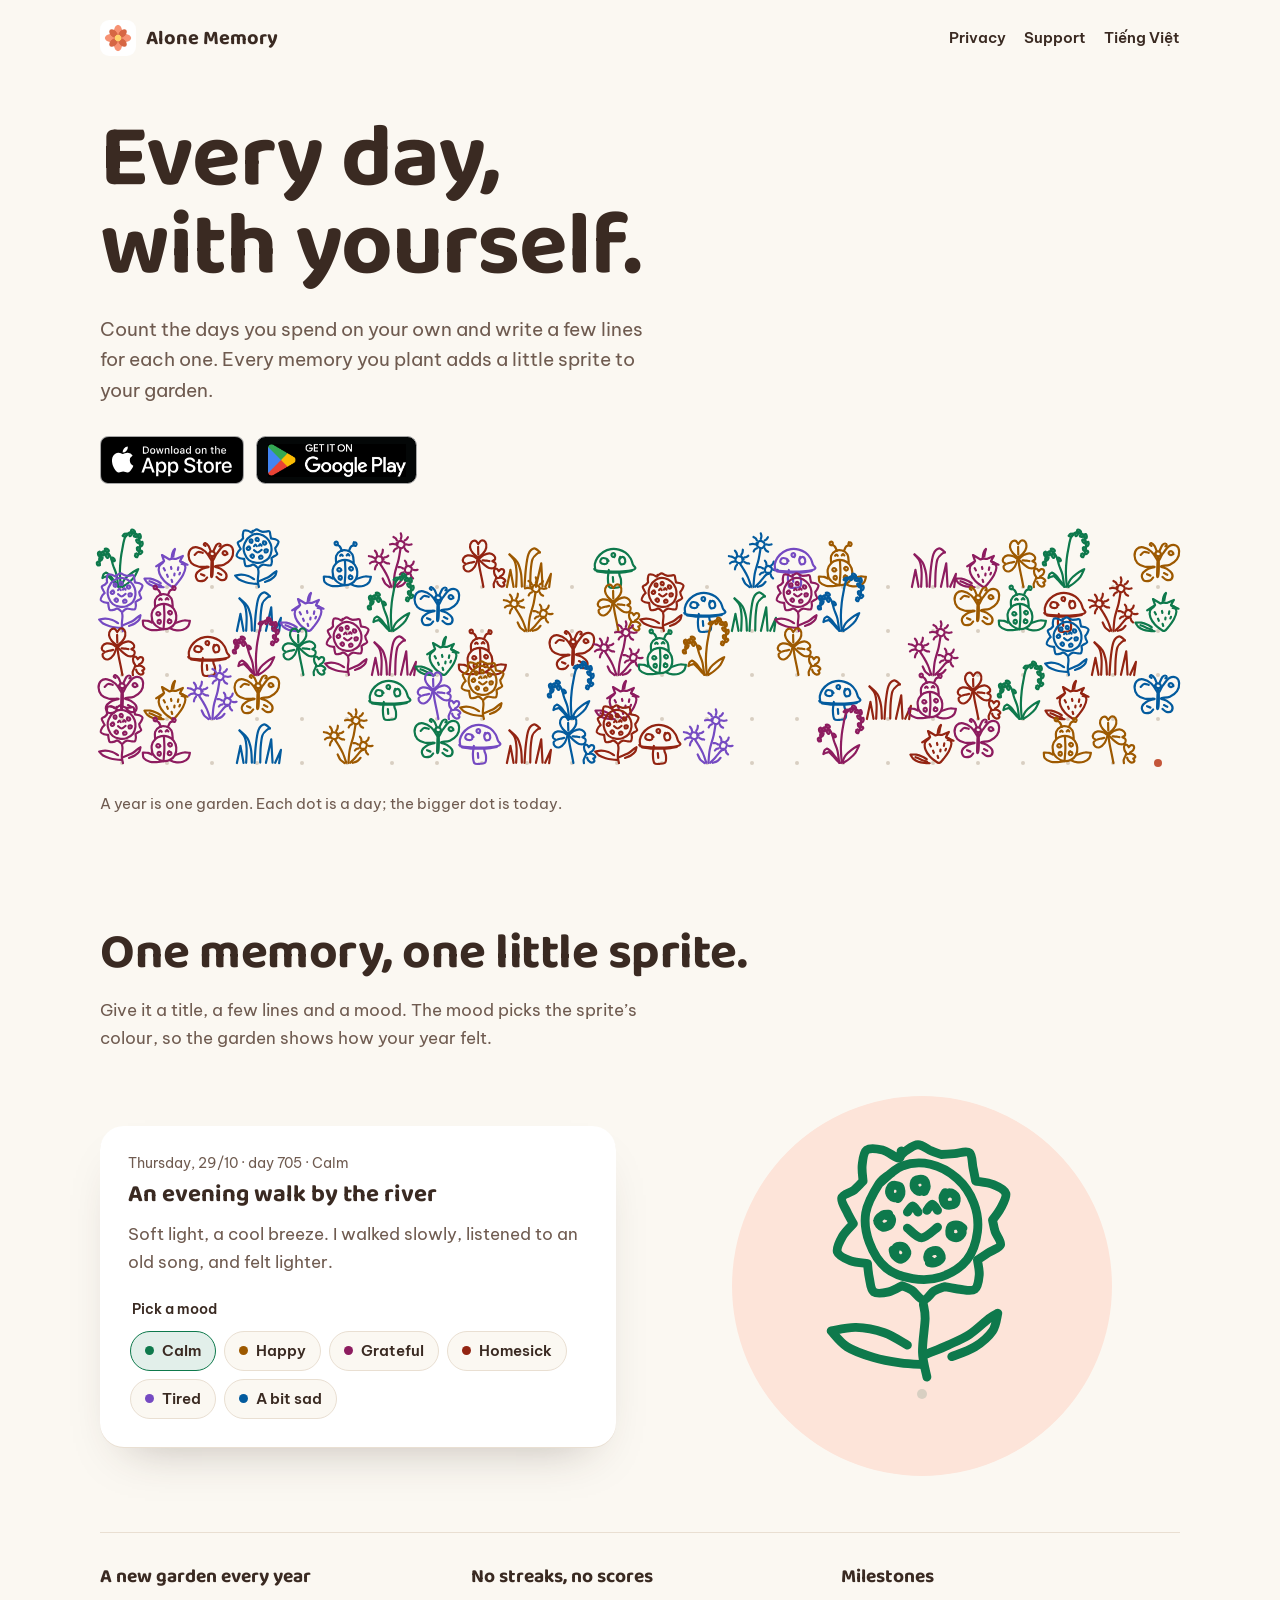
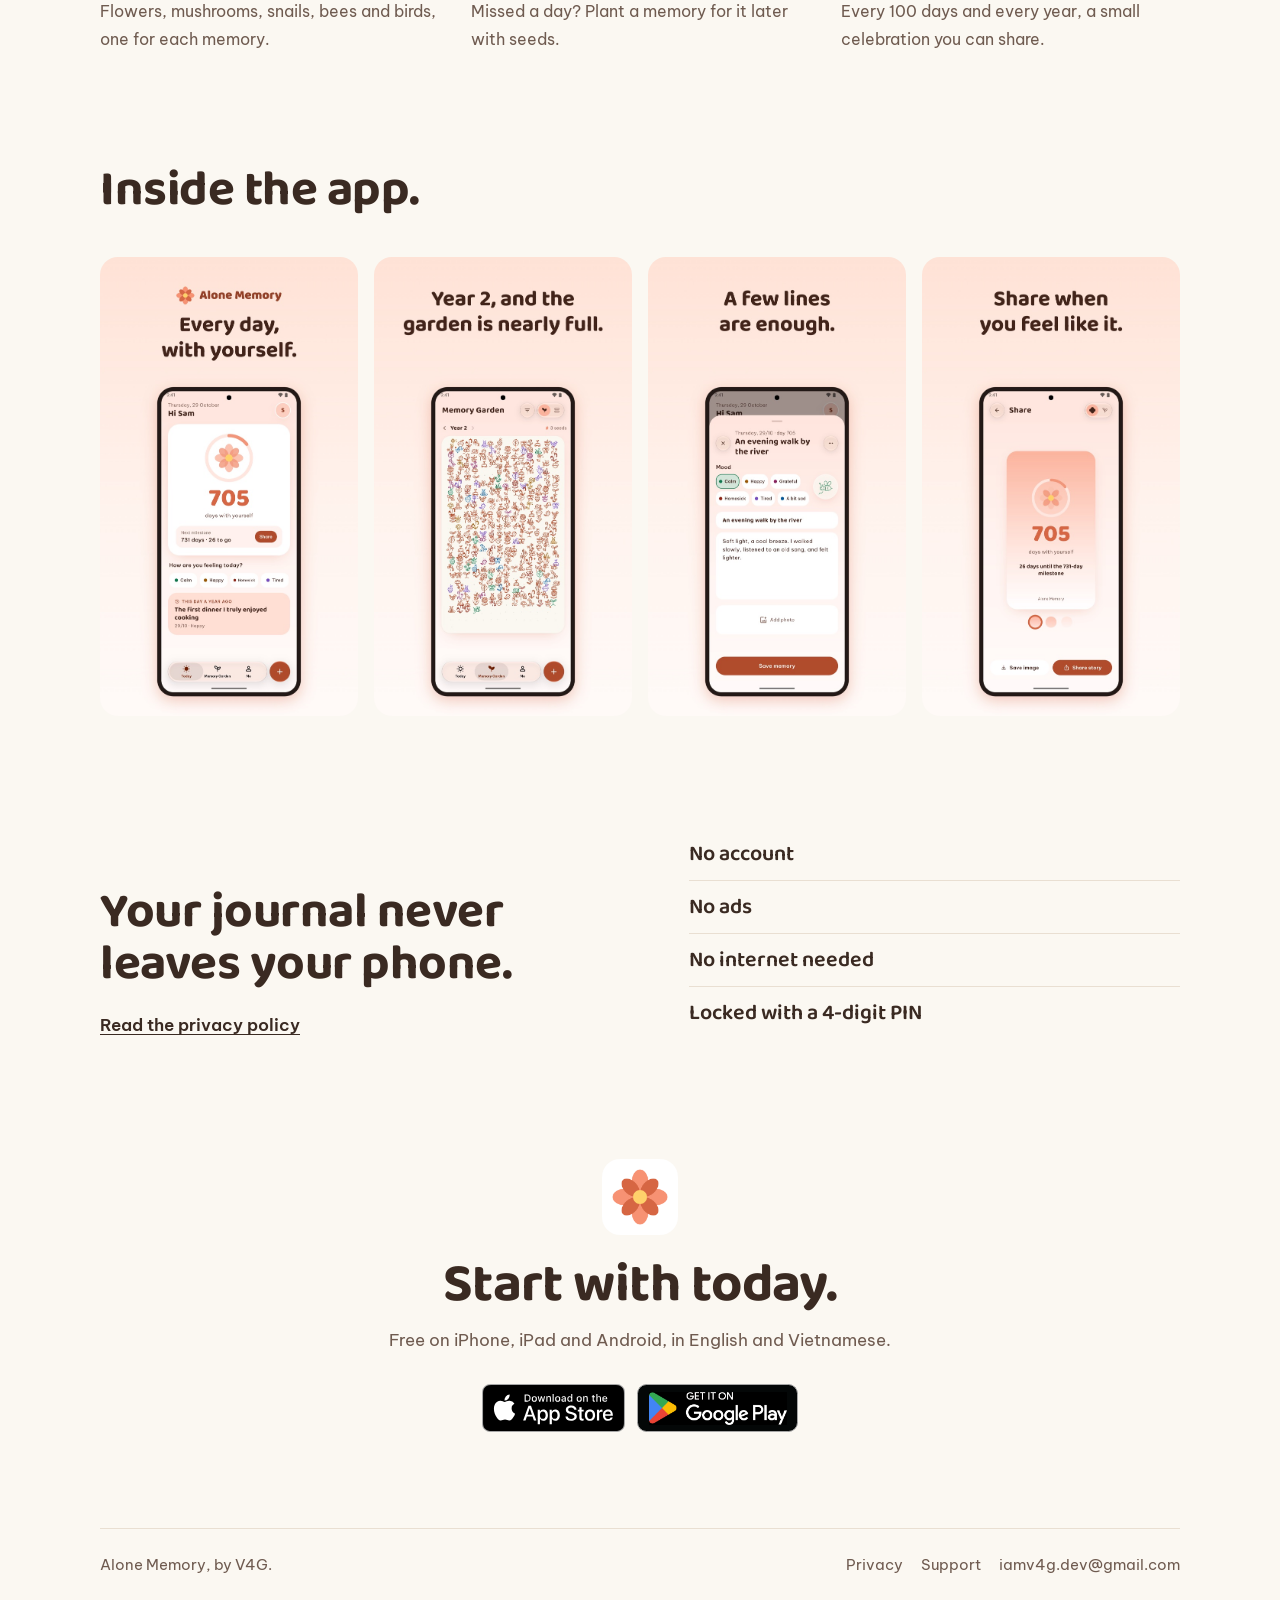
<file: index.html>
<!DOCTYPE html>
<html lang="en">
  <head>
    <meta charset="utf-8"/>
    <link href="/assets/icon.png" rel="icon"/>
    <link href="https://fonts.googleapis.com" rel="preconnect"/>
    <link crossorigin href="https://fonts.gstatic.com" rel="preconnect"/>
    <link href="https://fonts.googleapis.com/css2?family=Baloo+2:wght@600;700&amp;family=Be+Vietnam+Pro:wght@400;600&amp;display=swap" rel="stylesheet"/>
    <link href="/assets/site.css" rel="stylesheet"/>
    <!--$-->
    <meta name="viewport" content="width=device-width, initial-scale=1.0"/>
    <title>Alone Memory</title>
    <meta name="description" content="Count the days on your own, write a few lines, and watch your garden grow."/>
    <meta property="og:title" content="Alone Memory"/>
    <meta property="og:description" content="Count the days on your own, write a few lines, and watch your garden grow."/>
    <meta property="og:image" content="https://alonememory.v4g.space/assets/feature-en.jpg"/>
    <meta name="apple-itunes-app" content="app-id=6829212079"/>
    <!--/-->
    <script src="/main.client.dart.js" defer></script>
  </head>
  <body>
    <svg style="position: absolute" aria-hidden="true" focusable="false" width="0px" height="0px">
      <symbol id="meadow-01" viewBox="-6 -12 36 30" fill="none" stroke="currentColor" stroke-width="1" stroke-linecap="round" stroke-linejoin="round">
        <path d="M11.41 16.1C11.15 15.36 10.46 13.08 9.84 11.69C9.22 10.3 8.28 8.78 7.69 7.77C7.1 6.76 6.54 5.97 6.32 5.61"></path>
        <path d="M12.39 16.1C12.49 15.1 12.59 12.19 12.98 10.12C13.37 8.05 14.3 5.6 14.74 3.65C15.18 1.71 15.48 -0.68 15.63 -1.54"></path>
        <path d="M13.18 16.1C13.57 15.69 14.78 14.48 15.53 13.65C16.28 12.81 17.13 11.7 17.68 11.1C18.24 10.5 18.66 10.2 18.86 10.02"></path>
        <path d="M7.22 2.8C7.23 3.11 7.58 4.22 7.33 4.63C7.07 5.04 6.19 5.34 5.67 5.26C5.15 5.18 4.31 4.63 4.2 4.14C4.09 3.65 4.55 2.58 5.01 2.33C5.48 2.07 6.53 2.38 7.01 2.6C7.49 2.83 7.76 3.5 7.91 3.68"></path>
        <path d="M14.1 -2.64C14.2 -2.94 14.26 -4.13 14.66 -4.43C15.06 -4.74 16.01 -4.73 16.48 -4.48C16.95 -4.22 17.56 -3.41 17.49 -2.91C17.42 -2.4 16.59 -1.52 16.05 -1.44C15.5 -1.35 14.61 -1.99 14.23 -2.38C13.85 -2.76 13.84 -3.49 13.76 -3.72"></path>
        <path d="M19.88 9.8C19.57 9.76 18.4 9.91 18.04 9.58C17.68 9.26 17.53 8.35 17.69 7.85C17.86 7.36 18.55 6.64 19.06 6.62C19.56 6.6 20.55 7.24 20.73 7.74C20.9 8.24 20.42 9.2 20.11 9.63C19.81 10.06 19.09 10.2 18.89 10.31"></path>
        <path d="M8.18 4.73C8.36 4.83 8.88 5.19 9.26 5.32C9.63 5.45 10.24 5.48 10.43 5.51"></path>
        <path d="M8.18 2.77C8.34 2.74 8.85 2.7 9.16 2.57C9.47 2.44 9.89 2.08 10.04 1.99"></path>
        <path d="M6.81 1.59C6.9 1.41 7.26 0.91 7.39 0.52C7.52 0.12 7.56 -0.55 7.59 -0.76"></path>
        <path d="M4.94 1.69C4.89 1.51 4.81 0.96 4.65 0.61C4.49 0.27 4.08 -0.2 3.96 -0.37"></path>
        <path d="M3.67 2.97C3.47 2.87 2.9 2.51 2.49 2.38C2.09 2.25 1.43 2.21 1.22 2.18"></path>
        <path d="M3.67 4.63C3.49 4.66 2.92 4.7 2.59 4.83C2.27 4.96 1.86 5.32 1.71 5.42"></path>
        <path d="M4.94 6C4.83 6.17 4.42 6.62 4.26 6.98C4.09 7.34 4.01 7.96 3.96 8.16"></path>
        <path d="M18.17 -3.21C18.39 -3.18 19.04 -3.01 19.45 -3.01C19.86 -3.01 20.43 -3.18 20.62 -3.21"></path>
        <path d="M17.49 -4.97C17.63 -5.07 18.13 -5.31 18.37 -5.56C18.62 -5.8 18.86 -6.29 18.96 -6.44"></path>
        <path d="M15.72 -5.66C15.77 -5.87 16.02 -6.51 16.02 -6.93C16.02 -7.36 15.77 -7.99 15.72 -8.21"></path>
        <path d="M13.96 -4.97C13.86 -5.14 13.63 -5.69 13.37 -5.95C13.11 -6.21 12.56 -6.44 12.39 -6.54"></path>
        <path d="M13.27 -3.21C13.08 -3.24 12.51 -3.4 12.1 -3.4C11.69 -3.4 11.04 -3.24 10.82 -3.21"></path>
        <path d="M13.96 -1.44C13.81 -1.36 13.32 -1.2 13.08 -0.95C12.83 -0.71 12.59 -0.14 12.49 0.03"></path>
        <path d="M17.49 -1.44C17.59 -1.28 17.81 -0.73 18.08 -0.46C18.34 -0.2 18.89 0.03 19.06 0.12"></path>
        <path d="M21.41 8.36C21.57 8.39 22.06 8.55 22.39 8.55C22.71 8.55 23.2 8.39 23.37 8.36"></path>
        <path d="M20.43 6.4C20.56 6.28 21.02 6 21.21 5.71C21.41 5.42 21.54 4.81 21.6 4.63"></path>
        <path d="M18.27 6.1C18.26 5.94 18.29 5.43 18.17 5.12C18.06 4.81 17.68 4.39 17.59 4.24"></path>
        <path d="M16.8 7.77C16.62 7.67 16.08 7.28 15.72 7.18C15.36 7.08 14.83 7.18 14.65 7.18"></path>
        <path d="M17 9.53C16.83 9.58 16.3 9.66 16.02 9.83C15.74 9.99 15.45 10.4 15.33 10.51"></path>
        <path d="M20.23 10.41C20.28 10.59 20.35 11.18 20.53 11.49C20.71 11.8 21.18 12.15 21.31 12.28"></path>
        <path d="M10.63 16.2C10.3 15.93 9.19 15.28 8.67 14.63C8.15 13.97 7.69 12.67 7.49 12.28"></path>
        <path d="M14.35 16.1C14.68 15.98 15.72 15.79 16.31 15.41C16.9 15.04 17.62 14.11 17.88 13.84"></path>
      </symbol>
      <symbol id="meadow-04" viewBox="-6 -12 36 30" fill="none" stroke="currentColor" stroke-width="1" stroke-linecap="round" stroke-linejoin="round">
        <path d="M7.2 -5.6C7.63 -5.93 8.83 -7.23 9.8 -7.6C10.77 -7.97 11.97 -8.03 13 -7.8C14.03 -7.57 15.18 -6.93 16 -6.2C16.82 -5.47 17.52 -4.4 17.9 -3.4C18.28 -2.4 18.43 -1.27 18.3 -0.2C18.17 0.87 17.78 2.15 17.1 3C16.42 3.85 15.22 4.55 14.2 4.9C13.18 5.25 12.03 5.27 11 5.1C9.97 4.93 8.82 4.58 8 3.9C7.18 3.22 6.48 2.03 6.1 1C5.72 -0.03 5.52 -1.2 5.7 -2.3C5.88 -3.4 6.72 -4.85 7.2 -5.6C7.68 -6.35 8.37 -6.6 8.6 -6.8"></path>
        <path d="M9.4 -8.5C9.53 -8.63 9.83 -9.05 10.2 -9.3C10.57 -9.55 11.12 -10 11.6 -10C12.08 -10 12.67 -9.48 13.1 -9.3C13.53 -9.12 14.02 -8.97 14.2 -8.9C14.45 -8.92 15.17 -8.97 15.7 -9C16.23 -9.03 17.05 -9.37 17.4 -9.1C17.75 -8.83 17.68 -7.93 17.8 -7.4C17.92 -6.87 18.05 -6.15 18.1 -5.9C18.43 -5.83 19.53 -5.73 20.1 -5.5C20.67 -5.27 21.37 -4.95 21.5 -4.5C21.63 -4.05 21.15 -3.3 20.9 -2.8C20.65 -2.3 20.15 -1.72 20 -1.5C20.05 -1.28 20.15 -0.67 20.3 -0.2C20.45 0.27 21.03 0.9 20.9 1.3C20.77 1.7 19.93 1.92 19.5 2.2C19.07 2.48 18.5 2.87 18.3 3C18.33 3.28 18.55 4.15 18.5 4.7C18.45 5.25 18.37 6.03 18 6.3C17.63 6.57 16.87 6.35 16.3 6.3C15.73 6.25 14.88 6.05 14.6 6C14.4 6.08 13.8 6.25 13.4 6.5C13 6.75 12.62 7.52 12.2 7.5C11.78 7.48 11.3 6.67 10.9 6.4C10.5 6.13 9.98 5.98 9.8 5.9C9.55 6.02 8.83 6.48 8.3 6.6C7.77 6.72 6.97 6.87 6.6 6.6C6.23 6.33 6.22 5.53 6.1 5C5.98 4.47 5.93 3.67 5.9 3.4C5.58 3.35 4.57 3.32 4 3.1C3.43 2.88 2.65 2.57 2.5 2.1C2.35 1.63 2.8 0.83 3.1 0.3C3.4 -0.23 4.1 -0.87 4.3 -1.1C4.18 -1.32 3.82 -1.92 3.6 -2.4C3.38 -2.88 2.87 -3.58 3 -4C3.13 -4.42 4 -4.58 4.4 -4.9C4.8 -5.22 5.23 -5.73 5.4 -5.9C5.38 -6.2 5.23 -7.12 5.3 -7.7C5.37 -8.28 5.42 -9.12 5.8 -9.4C6.18 -9.68 7 -9.55 7.6 -9.4C8.2 -9.25 9.05 -8.52 9.4 -8.5C9.75 -8.48 9.65 -9.17 9.7 -9.3"></path>
        <path d="M10.4 -2.4C10.5 -2.52 10.8 -3.1 11 -3.1C11.2 -3.1 11.5 -2.52 11.6 -2.4"></path>
        <path d="M12.6 -2.6C12.7 -2.72 13 -3.3 13.2 -3.3C13.4 -3.3 13.7 -2.72 13.8 -2.6"></path>
        <path d="M10.4 -0.6C10.67 -0.42 11.43 0.52 12 0.5C12.57 0.48 13.5 -0.5 13.8 -0.7"></path>
        <path d="M12.5 -5.16C12.38 -5.09 12.02 -4.72 11.8 -4.73C11.58 -4.73 11.27 -4.98 11.19 -5.19C11.11 -5.39 11.14 -5.81 11.31 -5.96C11.47 -6.1 12 -6.17 12.2 -6.05C12.4 -5.94 12.51 -5.5 12.53 -5.28C12.55 -5.06 12.34 -4.82 12.3 -4.72"></path>
        <path d="M14.45 -4.15C14.57 -4.22 14.96 -4.6 15.2 -4.59C15.44 -4.59 15.77 -4.33 15.86 -4.12C15.95 -3.91 15.92 -3.47 15.73 -3.33C15.55 -3.18 14.99 -3.11 14.77 -3.23C14.55 -3.34 14.43 -3.8 14.41 -4.03C14.39 -4.25 14.62 -4.5 14.66 -4.6"></path>
        <path d="M16.26 -0.88C16.31 -0.74 16.62 -0.3 16.58 -0.07C16.54 0.16 16.23 0.43 16.01 0.48C15.79 0.52 15.37 0.41 15.25 0.21C15.13 0 15.16 -0.55 15.3 -0.74C15.45 -0.93 15.92 -0.96 16.15 -0.93C16.37 -0.91 16.58 -0.65 16.67 -0.59"></path>
        <path d="M13.4 3.32C13.28 3.24 12.77 3.04 12.7 2.84C12.62 2.64 12.77 2.26 12.96 2.11C13.14 1.97 13.59 1.85 13.81 1.95C14.02 2.05 14.27 2.51 14.23 2.74C14.18 2.96 13.76 3.22 13.54 3.31C13.31 3.4 12.98 3.3 12.87 3.3"></path>
        <path d="M8.92 2.36C8.96 2.22 8.99 1.68 9.16 1.54C9.32 1.4 9.72 1.4 9.92 1.52C10.11 1.64 10.37 2.01 10.34 2.24C10.31 2.47 9.96 2.87 9.74 2.91C9.51 2.95 9.14 2.65 8.98 2.48C8.82 2.31 8.81 1.97 8.78 1.87"></path>
        <path d="M7.76 -2.11C7.9 -2.05 8.45 -1.93 8.57 -1.75C8.68 -1.56 8.6 -1.17 8.44 -0.99C8.28 -0.82 7.85 -0.63 7.62 -0.7C7.38 -0.76 7.03 -1.17 7.04 -1.4C7.04 -1.63 7.42 -1.95 7.63 -2.08C7.84 -2.2 8.19 -2.15 8.3 -2.17"></path>
        <path d="M9.61 -4.34C9.49 -4.29 9.09 -3.98 8.88 -4.02C8.68 -4.06 8.43 -4.37 8.39 -4.59C8.35 -4.81 8.45 -5.23 8.64 -5.35C8.82 -5.47 9.32 -5.44 9.49 -5.3C9.66 -5.15 9.68 -4.68 9.66 -4.45C9.63 -4.23 9.4 -4.02 9.35 -3.93"></path>
        <path d="M12.6 16.2C12.52 15.73 12.13 14.5 12.1 13.4C12.07 12.3 12.38 10.5 12.4 9.6C12.42 8.7 12.23 8.27 12.2 8"></path>
        <path d="M12.2 14.8C11.77 14.77 10.53 14.73 9.6 14.6C8.67 14.47 7.6 14.3 6.6 14C5.6 13.7 4.4 13.3 3.6 12.8C2.8 12.3 2.1 11.3 1.8 11C2.27 10.93 3.6 10.57 4.6 10.6C5.6 10.63 6.83 10.87 7.8 11.2C8.77 11.53 9.97 12.37 10.4 12.6"></path>
        <path d="M12.6 13.6C13 13.43 14.2 12.97 15 12.6C15.8 12.23 16.63 11.9 17.4 11.4C18.17 10.9 19.07 10 19.6 9.6C20.13 9.2 20.43 9.1 20.6 9C20.5 9.33 20.43 10.37 20 11C19.57 11.63 18.77 12.32 18 12.8C17.23 13.28 15.83 13.72 15.4 13.9"></path>
      </symbol>
      <symbol id="meadow-07" viewBox="-6 -12 36 30" fill="none" stroke="currentColor" stroke-width="1" stroke-linecap="round" stroke-linejoin="round">
        <path d="M12.37 16.18C12.25 15.54 11.91 13.7 11.63 12.32C11.36 10.94 10.97 9.31 10.71 7.9C10.45 6.49 10.18 4.53 10.07 3.86"></path>
        <path d="M9.98 2.94C9.58 2.57 8.2 1.53 7.58 0.73C6.97 -0.07 6.39 -1.02 6.3 -1.85C6.2 -2.68 6.6 -3.75 7.03 -4.24C7.46 -4.73 8.38 -4.95 8.87 -4.79C9.36 -4.64 9.79 -3.57 9.98 -3.32C10.22 -3.6 10.9 -4.82 11.45 -4.98C12 -5.13 12.92 -4.79 13.29 -4.24C13.66 -3.69 13.81 -2.49 13.66 -1.66C13.5 -0.84 12.95 -0.01 12.37 0.73C11.79 1.46 10.53 2.41 10.16 2.75"></path>
        <path d="M10.07 1.46C10.05 1.1 9.99 -0.16 9.98 -0.74C9.96 -1.33 9.98 -1.82 9.98 -2.03"></path>
        <path d="M10.44 3.3C10.79 3.03 11.77 2.05 12.55 1.65C13.33 1.25 14.36 0.88 15.13 0.91C15.89 0.94 16.72 1.4 17.15 1.83C17.58 2.26 17.83 3.06 17.7 3.49C17.58 3.92 16.63 4.25 16.42 4.41C16.66 4.59 17.73 5.02 17.89 5.51C18.04 6 17.83 7.01 17.34 7.35C16.85 7.69 15.74 7.78 14.94 7.54C14.15 7.29 13.29 6.48 12.55 5.88C11.82 5.28 10.87 4.27 10.53 3.95"></path>
        <path d="M12 4.04C12.31 4.07 13.32 4.16 13.84 4.22C14.36 4.29 14.91 4.38 15.13 4.41"></path>
        <path d="M9.7 3.49C9.38 3.27 8.52 2.48 7.77 2.2C7.02 1.92 5.93 1.71 5.19 1.83C4.46 1.95 3.69 2.45 3.35 2.94C3.01 3.43 2.98 4.32 3.17 4.78C3.35 5.24 4.24 5.54 4.46 5.7C4.27 5.88 3.41 6.31 3.35 6.8C3.29 7.29 3.63 8.27 4.09 8.64C4.55 9.01 5.41 9.25 6.11 9.01C6.82 8.76 7.75 7.97 8.32 7.17C8.89 6.37 9.32 4.71 9.52 4.22"></path>
        <path d="M8.14 4.78C7.83 4.84 6.79 5.02 6.3 5.14C5.81 5.27 5.38 5.45 5.19 5.51"></path>
        <path d="M17.15 16.28C17.14 16.02 16.95 15.25 17.06 14.71C17.17 14.18 17.6 13.52 17.8 13.06C18 12.6 18.18 12.14 18.26 11.95"></path>
        <path d="M18.26 11.77C18.1 11.49 17.49 10.69 17.34 10.11C17.18 9.53 17.15 8.64 17.34 8.27C17.52 7.9 18.1 7.78 18.44 7.9C18.78 8.03 19.21 8.82 19.36 9.01C19.54 8.85 20.07 8.15 20.46 8.09C20.86 8.03 21.6 8.27 21.75 8.64C21.91 9.01 21.69 9.84 21.38 10.3C21.08 10.76 20.16 11.22 19.91 11.4"></path>
        <path d="M18.62 12.14C18.93 12.11 19.91 11.86 20.46 11.95C21.02 12.04 21.63 12.41 21.94 12.69C22.24 12.96 22.4 13.36 22.3 13.61C22.21 13.85 21.54 14.07 21.38 14.16C21.48 14.34 22.06 14.96 21.94 15.26C21.81 15.57 21.11 16.03 20.65 16C20.19 15.97 19.51 15.45 19.18 15.08C18.84 14.71 18.72 14.01 18.62 13.79"></path>
      </symbol>
      <symbol id="meadow-11" viewBox="-6 -12 36 30" fill="none" stroke="currentColor" stroke-width="1" stroke-linecap="round" stroke-linejoin="round">
        <path d="M2.6 16.2L4.2 8.4L5.6 16.1"></path>
        <path d="M6.8 16.1C6.83 15.02 7.1 11.52 7 9.6C6.9 7.68 6.73 5.97 6.2 4.6C5.67 3.23 4.2 1.93 3.8 1.4"></path>
        <path d="M9.4 16C9.33 15 9.33 11.83 9 10C8.67 8.17 8.27 6.43 7.4 5C6.53 3.57 4.4 2 3.8 1.4"></path>
        <path d="M10.6 16.1C10.7 14.75 10.9 10.48 11.2 8C11.5 5.52 11.77 2.77 12.4 1.2C13.03 -0.37 14.13 -1.27 15 -1.4C15.87 -1.53 17.17 0.1 17.6 0.4"></path>
        <path d="M13.2 16C13.23 14.83 13.23 11.07 13.4 9C13.57 6.93 13.73 4.9 14.2 3.6C14.67 2.3 15.63 1.73 16.2 1.2C16.77 0.67 17.37 0.53 17.6 0.4"></path>
        <path d="M15.8 16.1L18.2 5.4L18.8 16"></path>
        <path d="M20 16.1L22.6 10.2L21.8 16.2"></path>
      </symbol>
      <symbol id="meadow-12" viewBox="-6 -12 36 30" fill="none" stroke="currentColor" stroke-width="1" stroke-linecap="round" stroke-linejoin="round">
        <path d="M11.61 16.1C11.55 14.95 11.22 11.33 11.22 9.21C11.22 7.09 11.42 5.17 11.61 3.39C11.81 1.61 12.06 0.16 12.39 -1.46C12.71 -3.08 12.97 -5.11 13.55 -6.31C14.13 -7.51 15.01 -8.38 15.88 -8.64C16.75 -8.9 18.08 -8.48 18.79 -7.86C19.5 -7.25 19.89 -6.02 20.15 -4.95C20.41 -3.89 20.44 -2.56 20.34 -1.46C20.25 -0.36 19.7 1.13 19.57 1.64"></path>
        <path d="M12.88 -6.84C12.85 -6.95 12.6 -7.28 12.72 -7.48C12.85 -7.69 13.33 -7.98 13.63 -8.05C13.93 -8.13 14.43 -8.08 14.51 -7.92C14.6 -7.76 14.39 -7.28 14.14 -7.1C13.89 -6.91 13.28 -6.81 13 -6.81C12.72 -6.8 12.55 -7.04 12.46 -7.09"></path>
        <path d="M16.26 -8.75C16.35 -8.68 16.76 -8.58 16.8 -8.36C16.84 -8.13 16.67 -7.62 16.49 -7.38C16.32 -7.15 15.91 -6.88 15.74 -6.95C15.58 -7.01 15.42 -7.5 15.48 -7.79C15.55 -8.08 15.94 -8.52 16.15 -8.69C16.36 -8.86 16.64 -8.79 16.74 -8.81"></path>
        <path d="M17.6 -8.35C17.42 -8.44 16.76 -8.67 16.55 -8.89C16.35 -9.11 16.25 -9.52 16.35 -9.67C16.45 -9.83 16.87 -9.93 17.16 -9.81C17.45 -9.69 18 -9.19 18.1 -8.95C18.19 -8.71 17.92 -8.44 17.73 -8.35C17.54 -8.27 17.07 -8.44 16.94 -8.46"></path>
        <path d="M19.45 -7.45C19.44 -7.34 19.56 -6.94 19.37 -6.79C19.19 -6.65 18.63 -6.53 18.33 -6.57C18.02 -6.6 17.57 -6.81 17.54 -6.99C17.51 -7.17 17.87 -7.55 18.17 -7.64C18.47 -7.73 19.08 -7.62 19.34 -7.53C19.6 -7.43 19.69 -7.15 19.76 -7.07"></path>
        <path d="M20.73 -6.77C20.67 -6.64 20.49 -6.05 20.32 -5.99C20.16 -5.93 19.85 -6.17 19.73 -6.42C19.62 -6.67 19.54 -7.25 19.63 -7.5C19.72 -7.74 20.09 -7.98 20.28 -7.89C20.46 -7.8 20.67 -7.24 20.73 -6.94C20.79 -6.64 20.66 -6.22 20.65 -6.08"></path>
        <path d="M20.33 -4.02C20.24 -3.96 20.01 -3.6 19.77 -3.66C19.53 -3.71 19.07 -4.09 18.89 -4.35C18.71 -4.62 18.56 -5.12 18.68 -5.25C18.8 -5.39 19.34 -5.35 19.61 -5.16C19.88 -4.98 20.21 -4.43 20.31 -4.15C20.42 -3.88 20.25 -3.63 20.24 -3.53"></path>
        <path d="M20.99 -4.19C21.09 -4.14 21.5 -4.1 21.57 -3.88C21.64 -3.66 21.55 -3.13 21.4 -2.87C21.26 -2.62 20.9 -2.3 20.73 -2.34C20.55 -2.38 20.33 -2.84 20.35 -3.13C20.38 -3.43 20.7 -3.93 20.88 -4.12C21.06 -4.32 21.36 -4.29 21.45 -4.32"></path>
        <path d="M19.53 -0.21C19.43 -0.37 19.01 -0.89 18.95 -1.17C18.9 -1.46 19.04 -1.84 19.21 -1.92C19.37 -1.99 19.77 -1.87 19.95 -1.63C20.12 -1.38 20.32 -0.7 20.27 -0.45C20.22 -0.21 19.85 -0.12 19.64 -0.15C19.44 -0.18 19.14 -0.55 19.04 -0.63"></path>
        <path d="M21.28 -0.13C21.25 0.03 21.25 0.57 21.1 0.79C20.94 1.02 20.54 1.24 20.35 1.23C20.15 1.22 19.89 0.98 19.9 0.73C19.92 0.49 20.24 -0.08 20.46 -0.24C20.68 -0.39 21.07 -0.32 21.22 -0.22C21.38 -0.12 21.38 0.27 21.41 0.36"></path>
        <path d="M18.39 2.48C18.35 2.32 18.1 1.76 18.14 1.49C18.17 1.23 18.43 0.94 18.61 0.92C18.79 0.89 19.13 1.1 19.22 1.36C19.32 1.61 19.3 2.26 19.17 2.46C19.05 2.66 18.67 2.64 18.49 2.57C18.3 2.49 18.13 2.09 18.06 1.99"></path>
        <path d="M10.45 16.1C10.32 15.18 10.06 12.2 9.67 10.57C9.28 8.94 8.57 7.66 8.12 6.3C7.67 4.94 7.51 3.45 6.96 2.42C6.41 1.39 5.5 0.42 4.82 0.09C4.14 -0.23 3.37 0 2.88 0.48C2.4 0.97 2.04 2.03 1.91 3C1.78 3.97 2.07 5.75 2.11 6.3"></path>
        <path d="M8.76 3.62C8.74 3.75 8.82 4.32 8.68 4.42C8.54 4.52 8.13 4.4 7.91 4.22C7.68 4.03 7.36 3.54 7.34 3.3C7.33 3.06 7.6 2.74 7.82 2.77C8.05 2.8 8.49 3.22 8.68 3.47C8.87 3.72 8.92 4.12 8.97 4.25"></path>
        <path d="M5.54 1.17C5.64 1.33 6.06 1.85 6.11 2.13C6.17 2.42 6.03 2.8 5.86 2.88C5.69 2.95 5.3 2.83 5.12 2.59C4.94 2.34 4.75 1.66 4.8 1.41C4.85 1.17 5.22 1.08 5.42 1.11C5.63 1.14 5.93 1.51 6.03 1.59"></path>
        <path d="M4.43 -0.71C4.49 -0.8 4.61 -1.2 4.83 -1.23C5.06 -1.26 5.57 -1.07 5.8 -0.89C6.03 -0.71 6.28 -0.29 6.21 -0.13C6.13 0.04 5.65 0.18 5.36 0.1C5.07 0.02 4.64 -0.38 4.48 -0.59C4.31 -0.81 4.4 -1.09 4.38 -1.19"></path>
        <path d="M4.24 1.5C4.08 1.53 3.56 1.76 3.28 1.71C3 1.66 2.61 1.39 2.53 1.21C2.45 1.02 2.56 0.68 2.8 0.6C3.04 0.52 3.72 0.57 3.97 0.7C4.22 0.84 4.32 1.22 4.29 1.41C4.27 1.59 3.91 1.75 3.83 1.82"></path>
        <path d="M2.39 1.34C2.3 1.46 2.07 2.04 1.9 2.08C1.72 2.12 1.44 1.85 1.35 1.59C1.26 1.33 1.25 0.74 1.36 0.5C1.48 0.27 1.87 0.07 2.05 0.18C2.22 0.29 2.37 0.86 2.4 1.17C2.43 1.48 2.26 1.88 2.23 2.02"></path>
        <path d="M2.92 3.89C2.78 3.92 2.25 4.19 2.09 4.11C1.94 4.03 1.88 3.65 1.98 3.41C2.07 3.16 2.41 2.72 2.65 2.62C2.88 2.52 3.3 2.63 3.37 2.83C3.43 3.02 3.19 3.53 3.03 3.77C2.87 4.02 2.49 4.2 2.38 4.28"></path>
        <path d="M1.26 6.32C1.17 6.18 0.77 5.71 0.73 5.45C0.69 5.19 0.84 4.84 1.01 4.76C1.17 4.69 1.56 4.78 1.73 5C1.89 5.22 2.06 5.84 2 6.07C1.94 6.3 1.57 6.39 1.37 6.37C1.17 6.35 0.89 6.02 0.8 5.95"></path>
        <path d="M11.81 15.81C12.06 15.29 12.65 13.64 13.36 12.7C14.07 11.76 15.04 10.96 16.07 10.18C17.11 9.4 18.98 8.4 19.57 8.05C19.28 8.63 18.56 10.5 17.82 11.54C17.08 12.57 16.01 13.49 15.1 14.25C14.2 15.01 12.84 15.79 12.39 16.1"></path>
        <path d="M10.64 15.81C10.32 15.42 9.35 14.29 8.7 13.48C8.06 12.67 7.38 11.6 6.76 10.96C6.15 10.31 5.31 9.82 5.02 9.6C4.82 9.73 4.14 9.95 3.85 10.37C3.56 10.79 3.37 11.83 3.27 12.12C3.5 12.02 4.21 11.67 4.63 11.54C5.05 11.41 5.27 11.09 5.79 11.34C6.31 11.6 7.09 12.44 7.73 13.09C8.38 13.74 9.15 14.72 9.67 15.22C10.19 15.73 10.64 15.95 10.84 16.1"></path>
      </symbol>
      <symbol id="meadow-16" viewBox="-6 -12 36 30" fill="none" stroke="currentColor" stroke-width="1" stroke-linecap="round" stroke-linejoin="round">
        <path d="M1.92 8.62C1.88 8.14 1.49 6.72 1.65 5.74C1.82 4.76 2.27 3.68 2.91 2.77C3.56 1.85 4.51 0.88 5.52 0.25C6.52 -0.38 7.77 -0.83 8.94 -1.01C10.11 -1.19 11.43 -1.1 12.54 -0.83C13.65 -0.56 14.7 -0.07 15.6 0.61C16.5 1.28 17.37 2.31 17.94 3.22C18.51 4.14 18.66 5.38 19.02 6.1C19.38 6.82 20.13 7.15 20.1 7.54C20.07 7.93 19.8 8.18 18.84 8.44C17.88 8.7 15.87 8.95 14.34 9.07C12.81 9.19 11.19 9.18 9.66 9.16C8.13 9.14 6.45 9.1 5.16 8.98C3.87 8.86 2.55 8.61 1.92 8.44C1.29 8.27 1.47 8.06 1.38 7.99"></path>
        <path d="M2.64 9.07C3.3 9.16 5.19 9.5 6.6 9.61C8.01 9.71 9.6 9.73 11.1 9.7C12.6 9.67 14.37 9.56 15.6 9.43C16.83 9.29 18 8.98 18.48 8.89"></path>
        <path d="M7.19 3.54C7.21 3.82 7.56 4.81 7.3 5.18C7.04 5.55 6.15 5.82 5.62 5.74C5.09 5.67 4.24 5.18 4.13 4.74C4.02 4.31 4.48 3.35 4.96 3.12C5.43 2.89 6.49 3.16 6.98 3.36C7.47 3.57 7.74 4.17 7.89 4.33"></path>
        <path d="M12.79 3.54C13.02 3.36 13.73 2.47 14.16 2.48C14.59 2.49 15.2 3.1 15.37 3.61C15.53 4.11 15.47 5.13 15.13 5.48C14.8 5.83 13.77 6 13.37 5.72C12.97 5.44 12.76 4.37 12.72 3.82C12.69 3.28 13.1 2.69 13.17 2.47"></path>
        <path d="M10.8 2.1C10.64 2.17 10.13 2.52 9.87 2.47C9.61 2.42 9.29 2.07 9.24 1.82C9.19 1.56 9.32 1.08 9.55 0.94C9.79 0.81 10.43 0.83 10.64 1C10.86 1.18 10.9 1.71 10.87 1.97C10.84 2.23 10.53 2.48 10.47 2.58"></path>
        <path d="M8.04 8.44C7.96 9.07 7.56 10.93 7.59 12.22C7.62 13.51 7.69 15.46 8.22 16.18C8.74 16.9 9.9 16.59 10.74 16.54C11.58 16.5 12.79 16.51 13.26 15.91C13.72 15.31 13.59 13.76 13.53 12.94C13.47 12.12 13.04 11.52 12.9 10.96C12.77 10.41 12.75 9.83 12.72 9.61"></path>
        <path d="M9.84 11.68C9.87 12.04 9.99 13.48 10.02 13.84"></path>
      </symbol>
      <symbol id="meadow-18" viewBox="-6 -12 36 30" fill="none" stroke="currentColor" stroke-width="1" stroke-linecap="round" stroke-linejoin="round">
        <path d="M10.48 4.98C10.16 5.3 8.87 6.03 8.58 6.88C8.29 7.74 8.39 9.03 8.77 10.11C9.15 11.19 10.04 12.42 10.86 13.34C11.68 14.26 12.98 15.16 13.71 15.62C14.44 16.08 14.66 16.35 15.23 16.1C15.8 15.84 16.43 14.97 17.13 14.1C17.83 13.23 18.84 11.98 19.41 10.87C19.98 9.76 20.49 8.37 20.55 7.45C20.61 6.53 20.17 5.82 19.79 5.36C19.41 4.9 18.52 4.81 18.27 4.7"></path>
        <path d="M9.72 5.55C9.31 5.76 7.66 6.58 7.25 6.79C7.85 6.39 10.26 4.81 10.86 4.41C10.7 3.95 10.07 2.11 9.91 1.66C10.48 1.99 12.76 3.32 13.33 3.65C13.52 3.59 13.99 3.3 14.47 3.27C14.94 3.24 15.89 3.43 16.18 3.46C16.72 3.22 18.87 2.27 19.41 2.04C19.19 2.43 18.3 4.01 18.08 4.41C18.65 4.68 20.93 5.76 21.5 6.03C21.06 5.98 19.28 5.79 18.84 5.74"></path>
        <path d="M14.28 3.27C14.34 2.86 14.41 1.53 14.66 0.8C14.91 0.07 15.67 -1 15.8 -1.1C15.93 -1.19 15.55 -0.34 15.42 0.23C15.29 0.8 15.1 1.97 15.04 2.32"></path>
        <path d="M10.67 7.64C10.77 7.8 11.14 8.43 11.24 8.59"></path>
        <path d="M13.99 7.07C14.03 7.21 14.15 7.78 14.19 7.93"></path>
        <path d="M17.32 7.26C17.29 7.45 17.16 8.21 17.13 8.4"></path>
        <path d="M12.19 10.59C12.25 10.74 12.51 11.38 12.57 11.54"></path>
        <path d="M15.61 10.11C15.59 10.24 15.53 10.74 15.51 10.87"></path>
        <path d="M14.28 12.96C14.33 13.12 14.52 13.75 14.56 13.91"></path>
        <path d="M18.08 9.73C18.03 9.86 17.84 10.36 17.8 10.49"></path>
        <path d="M10.67 16.29C10.29 16.27 9.25 16.3 8.39 16.19C7.54 16.08 6.39 15.94 5.54 15.62C4.69 15.3 3.86 14.83 3.26 14.29C2.66 13.75 2.15 12.71 1.93 12.39C2.37 12.39 3.67 12.23 4.59 12.39C5.51 12.55 6.65 12.99 7.44 13.34C8.23 13.69 9.02 14.29 9.34 14.48"></path>
        <path d="M9.53 15.62C9.09 15.46 7.76 15.02 6.87 14.67C5.98 14.32 4.65 13.72 4.21 13.53"></path>
      </symbol>
      <symbol id="meadow-22" viewBox="-6 -12 36 30" fill="none" stroke="currentColor" stroke-width="1" stroke-linecap="round" stroke-linejoin="round">
        <path d="M5.6 11.8C5.53 11.23 5 9.47 5.2 8.4C5.4 7.33 6.07 6.13 6.8 5.4C7.53 4.67 8.63 4.2 9.6 4C10.57 3.8 11.67 3.87 12.6 4.2C13.53 4.53 14.57 5.17 15.2 6C15.83 6.83 16.3 8.1 16.4 9.2C16.5 10.3 16.3 11.67 15.8 12.6C15.3 13.53 14.37 14.37 13.4 14.8C12.43 15.23 11.03 15.37 10 15.2C8.97 15.03 7.93 14.37 7.2 13.8C6.47 13.23 5.92 12.33 5.6 11.8C5.28 11.27 5.35 10.8 5.3 10.6"></path>
        <path d="M6.8 5.4C6.8 4.83 6.47 2.93 6.8 2C7.13 1.07 7.97 0.2 8.8 -0.2C9.63 -0.6 10.9 -0.67 11.8 -0.4C12.7 -0.13 13.7 0.5 14.2 1.4C14.7 2.3 14.7 4.4 14.8 5"></path>
        <path d="M8.6 2C8.7 1.9 9 1.4 9.2 1.4C9.4 1.4 9.7 1.9 9.8 2"></path>
        <path d="M11.6 1.8C11.7 1.7 12 1.2 12.2 1.2C12.4 1.2 12.7 1.7 12.8 1.8"></path>
        <path d="M10.8 4.2C10.83 5.1 11.03 7.75 11 9.6C10.97 11.45 10.67 14.35 10.6 15.3"></path>
        <path d="M9 8.13C8.95 8.27 8.92 8.84 8.72 8.99C8.53 9.14 8.06 9.13 7.83 9.01C7.59 8.89 7.29 8.5 7.33 8.26C7.37 8.01 7.77 7.59 8.04 7.55C8.31 7.51 8.75 7.82 8.94 8C9.12 8.18 9.13 8.54 9.17 8.64"></path>
        <path d="M12.85 8.09C12.89 7.94 12.92 7.33 13.11 7.17C13.29 7.02 13.73 7.02 13.95 7.15C14.17 7.28 14.45 7.69 14.42 7.95C14.39 8.21 14 8.66 13.75 8.7C13.5 8.75 13.08 8.42 12.91 8.22C12.73 8.03 12.72 7.65 12.69 7.54"></path>
        <path d="M9.21 12.51C9.07 12.55 8.56 12.81 8.34 12.72C8.12 12.64 7.9 12.25 7.9 12C7.89 11.75 8.09 11.31 8.32 11.22C8.54 11.13 9.1 11.25 9.26 11.44C9.42 11.64 9.36 12.16 9.29 12.4C9.22 12.64 8.92 12.83 8.84 12.91"></path>
        <path d="M12.71 11.29C12.87 11.25 13.45 10.99 13.7 11.08C13.94 11.16 14.19 11.55 14.19 11.8C14.2 12.05 13.98 12.49 13.72 12.58C13.46 12.67 12.84 12.55 12.66 12.36C12.47 12.16 12.54 11.64 12.62 11.4C12.7 11.16 13.04 10.97 13.13 10.89"></path>
        <path d="M9.4 -0.2C9.27 -0.5 8.93 -1.53 8.6 -2C8.27 -2.47 7.6 -2.83 7.4 -3"></path>
        <path d="M7.49 -3.23C7.36 -3.17 6.9 -2.85 6.67 -2.89C6.44 -2.93 6.15 -3.25 6.11 -3.49C6.06 -3.72 6.18 -4.15 6.38 -4.28C6.59 -4.4 7.16 -4.38 7.36 -4.22C7.55 -4.07 7.58 -3.58 7.55 -3.34C7.53 -3.11 7.26 -2.89 7.2 -2.8"></path>
        <path d="M12.6 -0.2C12.77 -0.53 13.23 -1.77 13.6 -2.2C13.97 -2.63 14.6 -2.7 14.8 -2.8"></path>
        <path d="M14.7 -3.67C14.81 -3.76 15.18 -4.17 15.4 -4.17C15.62 -4.16 15.94 -3.88 16.02 -3.64C16.1 -3.41 16.07 -2.93 15.9 -2.76C15.73 -2.6 15.2 -2.52 15 -2.65C14.79 -2.78 14.68 -3.29 14.66 -3.54C14.64 -3.79 14.85 -4.07 14.89 -4.17"></path>
        <path d="M10.4 15.4C9.9 15.47 8.4 15.77 7.4 15.8C6.4 15.83 5.37 15.9 4.4 15.6C3.43 15.3 2.13 14.7 1.6 14C1.07 13.3 1.27 11.83 1.2 11.4C1.6 11.43 2.9 11.43 3.6 11.6C4.3 11.77 5.1 12.27 5.4 12.4"></path>
        <path d="M13.4 14.8C13.83 14.97 15 15.67 16 15.8C17 15.93 18.43 15.9 19.4 15.6C20.37 15.3 21.27 14.67 21.8 14C22.33 13.33 22.47 12 22.6 11.6C22.17 11.57 20.83 11.33 20 11.4C19.17 11.47 18.27 11.8 17.6 12C16.93 12.2 16.27 12.5 16 12.6"></path>
      </symbol>
      <symbol id="meadow-23" viewBox="-6 -12 36 30" fill="none" stroke="currentColor" stroke-width="1" stroke-linecap="round" stroke-linejoin="round">
        <path d="M12.1 2.18C12.06 2.88 11.95 4.86 11.9 6.4C11.86 7.94 11.73 10.69 11.81 11.39C11.89 12.1 12.26 11.39 12.38 10.62C12.51 9.86 12.56 8.06 12.58 6.78C12.59 5.5 12.5 3.58 12.48 2.94"></path>
        <path d="M11.11 1.6C11.14 1.39 11.03 0.57 11.27 0.31C11.52 0.06 12.2 -0.05 12.57 0.07C12.94 0.19 13.48 0.67 13.49 1.02C13.5 1.38 13.03 2.07 12.65 2.19C12.28 2.32 11.56 1.98 11.24 1.76C10.91 1.55 10.81 1.05 10.72 0.91"></path>
        <path d="M11.71 3.71C11.28 3.1 10.16 0.99 9.12 0.06C8.08 -0.86 6.56 -1.66 5.47 -1.86C4.38 -2.05 3.25 -1.73 2.59 -1.09C1.94 -0.45 1.5 0.93 1.54 1.98C1.57 3.04 2 4.42 2.78 5.25C3.57 6.08 4.93 6.69 6.24 6.98C7.55 7.26 10.53 6.75 10.66 6.98C10.78 7.2 7.97 7.71 7.01 8.32C6.05 8.93 5.12 9.82 4.9 10.62C4.67 11.42 5.06 12.67 5.66 13.12C6.27 13.57 7.82 13.52 8.54 13.31C9.26 13.1 9.74 12.11 9.98 11.87"></path>
        <path d="M12.77 3.9C13.06 3.39 13.73 1.89 14.5 0.83C15.26 -0.22 16.38 -1.86 17.38 -2.43C18.37 -3.01 19.71 -3.01 20.45 -2.62C21.18 -2.24 21.73 -1.15 21.79 -0.13C21.86 0.9 21.54 2.5 20.83 3.52C20.13 4.54 18.78 5.47 17.57 6.02C16.35 6.56 13.76 6.46 13.54 6.78C13.31 7.1 15.39 7.39 16.22 7.94C17.06 8.48 18.18 9.28 18.53 10.05C18.88 10.82 18.75 12.06 18.34 12.54C17.92 13.02 16.72 13.09 16.03 12.93C15.34 12.77 14.51 11.81 14.21 11.58"></path>
        <path d="M4.32 1.6C4.58 1.38 5.25 0.42 5.86 0.26C6.46 0.1 7.62 0.58 7.97 0.64"></path>
        <path d="M19.09 0.68C19 0.83 18.83 1.43 18.55 1.55C18.28 1.67 17.71 1.59 17.45 1.41C17.19 1.24 16.92 0.78 17.02 0.52C17.12 0.27 17.71 -0.1 18.05 -0.1C18.39 -0.1 18.85 0.31 19.04 0.54C19.23 0.76 19.15 1.14 19.18 1.26"></path>
        <path d="M7.2 10.34C7.46 10.45 8.48 10.9 8.74 11.01"></path>
        <path d="M14.88 9.86C15.14 9.98 16.16 10.5 16.42 10.62"></path>
        <path d="M11.62 -0.03C11.46 -0.43 11.07 -1.81 10.66 -2.43C10.24 -3.06 9.49 -3.68 9.12 -3.78C8.75 -3.87 8.43 -3.22 8.45 -3.01C8.46 -2.8 9.09 -2.61 9.22 -2.53"></path>
        <path d="M12.77 0.06C12.99 -0.42 13.63 -2.21 14.11 -2.82C14.59 -3.42 15.31 -3.62 15.65 -3.58C15.98 -3.55 16.14 -2.83 16.13 -2.62C16.11 -2.42 15.65 -2.38 15.55 -2.34"></path>
      </symbol>
    </svg>
    <header class="wrap top">
      <a class="brand" href="/"><img alt src="/assets/icon.png"/><span>Alone Memory</span></a>
      <nav aria-label="Links">
        <a href="/privacy.html">Privacy</a>
        <a href="/support.html">Support</a>
        <a lang="vi" href="/vi/">Tiếng Việt</a>
      </nav>
    </header>
    <main>
      <section class="wrap hero">
        <h1>Every day, with yourself.</h1>
        <p class="lead">
          Count the days you spend on your own and write a few lines for each one. Every memory you plant adds a little sprite to your garden.
        </p>
        <div class="badges">
          <a class="badge" href="https://apps.apple.com/app/id6829212079"><img alt="Download on the App Store" src="/assets/appstore-en.svg"/></a>
          <a class="badge play play-en" href="https://play.google.com/store/apps/details?id=com.pvv.beenalonememory"><img alt="Get it on Google Play" src="/assets/play-en-mark.png"/></a>
        </div>
        <!--@garden data={"lang":"en"}-->
        <div class="garden" role="img" aria-label="A garden of memories"></div>
        <!--/@garden-->
        <p class="garden-note">A year is one garden. Each dot is a day; the bigger dot is today.</p>
      </section>
      <section class="wrap section">
        <h2>One memory, one little sprite.</h2>
        <p class="intro">
          Give it a title, a few lines and a mood. The mood picks the sprite’s colour, so the garden shows how your year felt.
        </p>
        <!--@plant data={"lang":"en"}-->
        <div class="plant" style="--c: var(--calm)">
          <article class="memory">
            <p class="when">Thursday, 29/10 · day 705 · <span class="mood-name">Calm</span></p>
            <h3>An evening walk by the river</h3>
            <p>Soft light, a cool breeze. I walked slowly, listened to an old song, and felt lighter.</p>
            <fieldset class="moods">
              <legend>Pick a mood</legend>
              <button class="mood" style="--c: var(--calm)" aria-pressed="true" type="button">Calm</button>
              <button class="mood" style="--c: var(--happy)" aria-pressed="false" type="button">Happy</button>
              <button class="mood" style="--c: var(--grateful)" aria-pressed="false" type="button">Grateful</button>
              <button class="mood" style="--c: var(--homesick)" aria-pressed="false" type="button">Homesick</button>
              <button class="mood" style="--c: var(--tired)" aria-pressed="false" type="button">Tired</button>
              <button class="mood" style="--c: var(--sad)" aria-pressed="false" type="button">A bit sad</button>
            </fieldset>
          </article>
          <div class="grown" aria-hidden="true"><svg aria-hidden="true"><use href="#meadow-04"></use></svg></div>
        </div>
        <!--/@plant-->
        <ul class="facts">
          <li>
            <strong>A new garden every year</strong><span>Flowers, mushrooms, snails, bees and birds, one for each memory.</span>
          </li>
          <li>
            <strong>No streaks, no scores</strong><span>Missed a day? Plant a memory for it later with seeds.</span>
          </li>
          <li>
            <strong>Milestones</strong><span>Every 100 days and every year, a small celebration you can share.</span>
          </li>
        </ul>
      </section>
      <section class="wrap section">
        <h2>Inside the app.</h2>
        <div class="shots">
          <img alt="Today: the day counter and next milestone" loading="lazy" src="/assets/en-01.jpg"/>
          <img alt="Memory Garden in year 2, nearly full" loading="lazy" src="/assets/en-02.jpg"/>
          <img alt="Planting a memory with a mood" loading="lazy" src="/assets/en-03.jpg"/>
          <img alt="Sharing the counter as a story" loading="lazy" src="/assets/en-05.jpg"/>
        </div>
      </section>
      <section class="wrap section private">
        <div>
          <h2>Your journal never leaves your phone.</h2>
          <a class="more" href="/privacy.html">Read the privacy policy</a>
        </div>
        <ul><li>No account</li><li>No ads</li><li>No internet needed</li><li>Locked with a 4-digit PIN</li></ul>
      </section>
      <section class="wrap closing">
        <img class="icon" alt src="/assets/icon.png"/>
        <h2>Start with today.</h2>
        <p>Free on iPhone, iPad and Android, in English and Vietnamese.</p>
        <div class="badges">
          <a class="badge" href="https://apps.apple.com/app/id6829212079"><img alt="Download on the App Store" src="/assets/appstore-en.svg"/></a>
          <a class="badge play play-en" href="https://play.google.com/store/apps/details?id=com.pvv.beenalonememory"><img alt="Get it on Google Play" src="/assets/play-en-mark.png"/></a>
        </div>
      </section>
    </main>
    <footer class="wrap foot">
      <span>Alone Memory, by V4G.</span>
      <nav>
        <a href="/privacy.html">Privacy</a>
        <a href="/support.html">Support</a>
        <a href="mailto:iamv4g.dev@gmail.com">iamv4g.dev@gmail.com</a>
      </nav>
    </footer>
  </body>
</html>
</file>
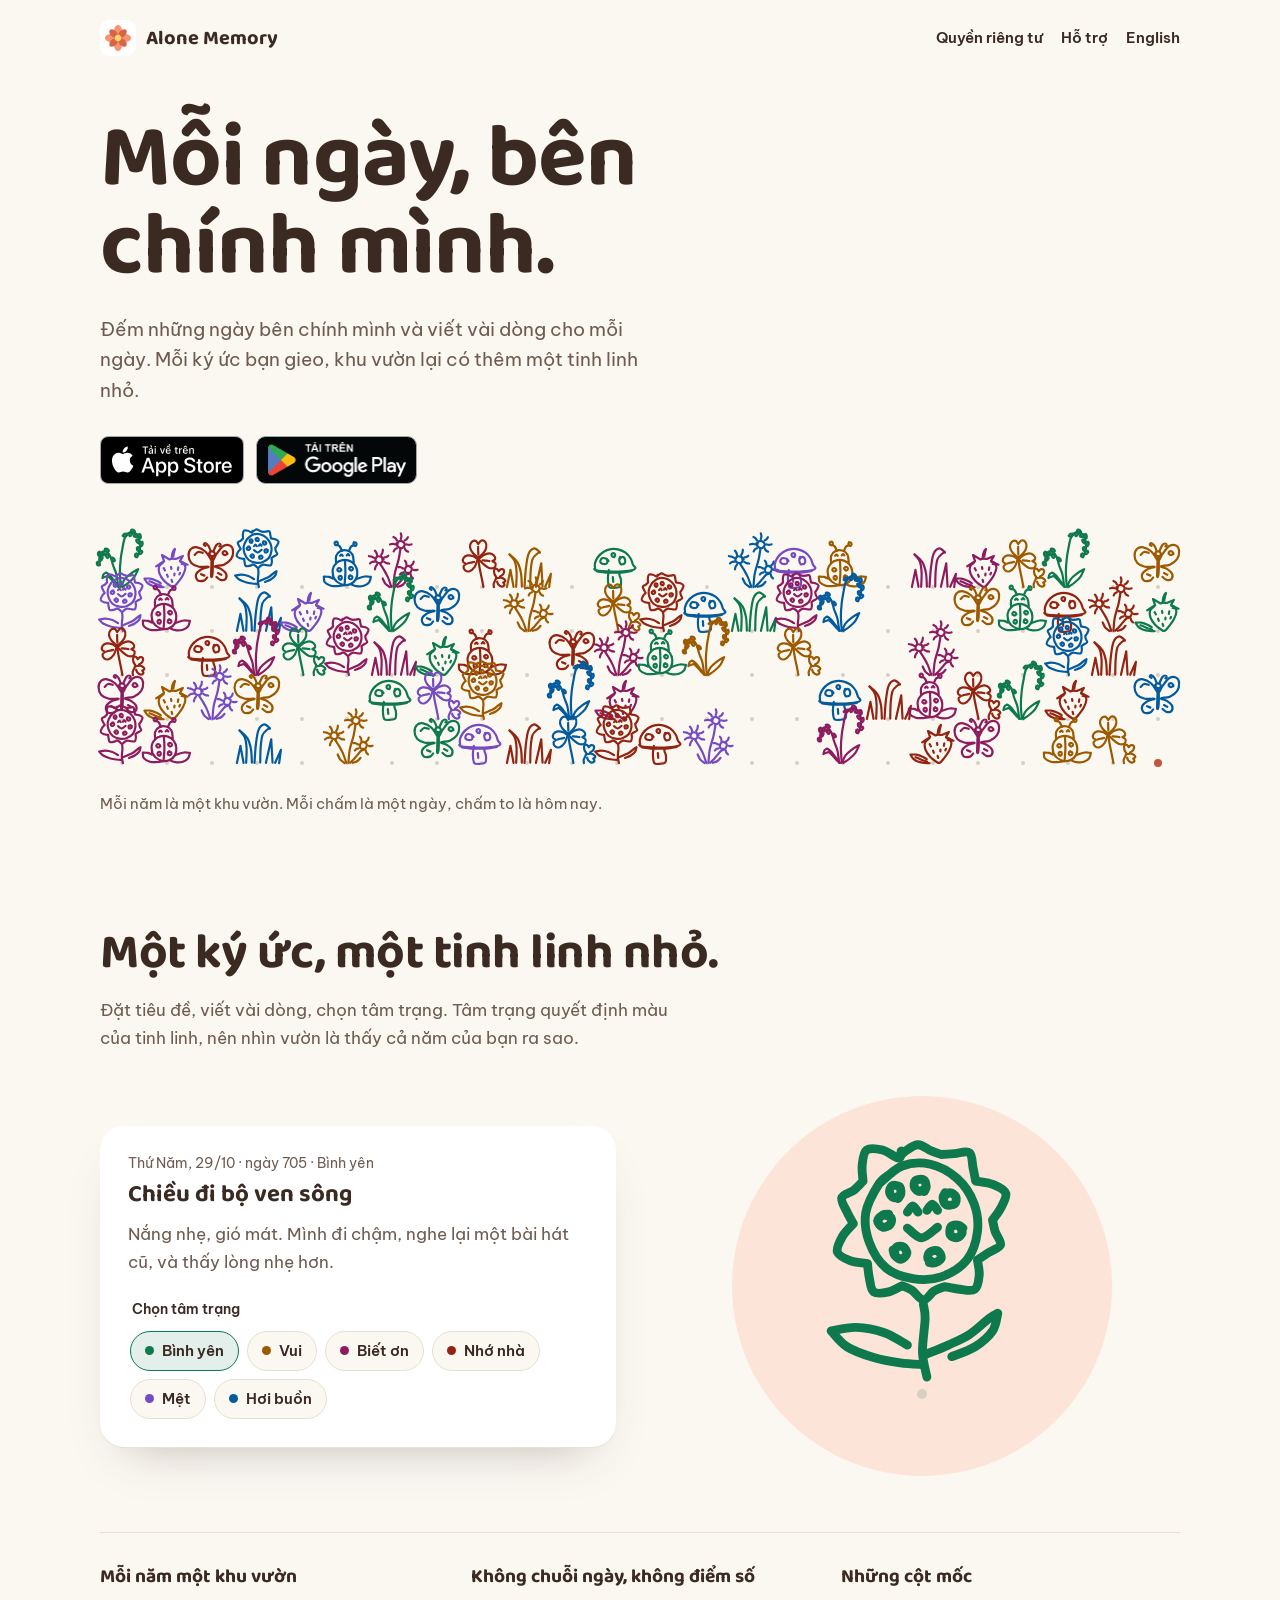
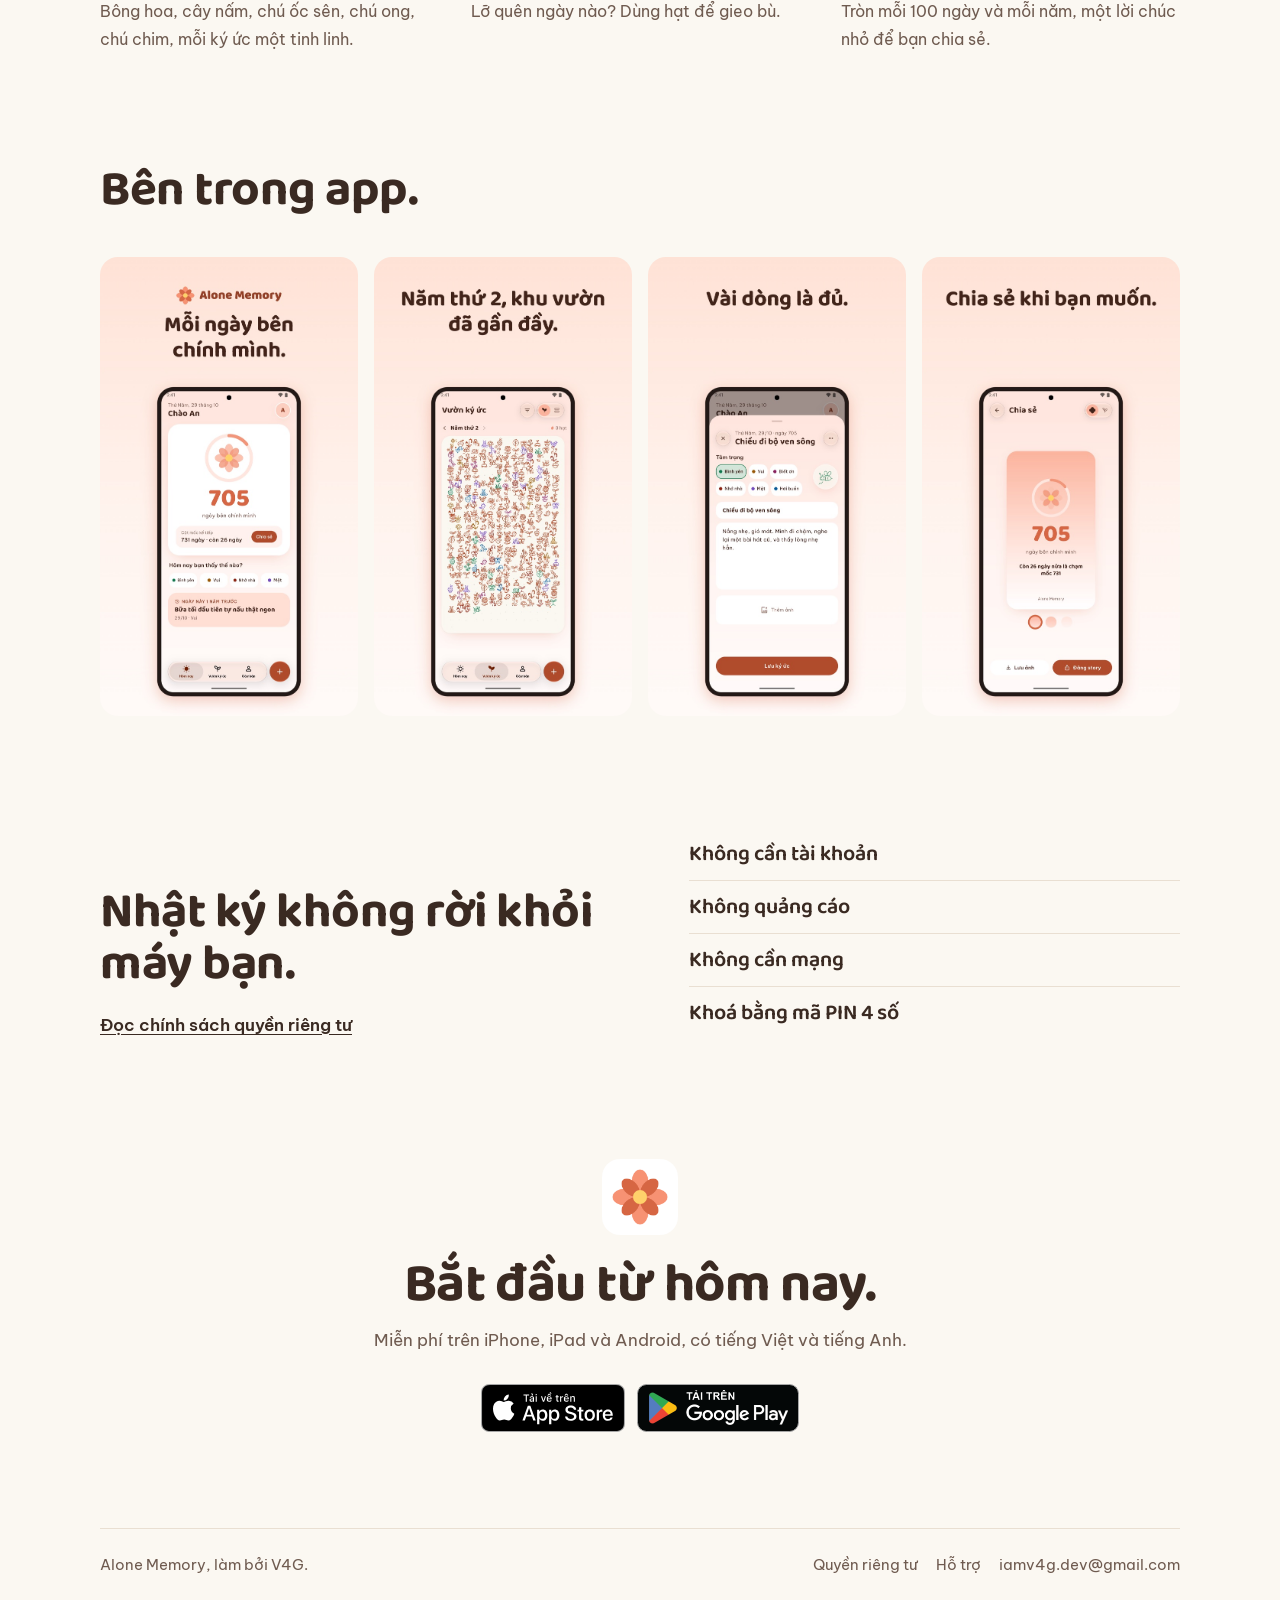
<file: vi/index.html>
<!DOCTYPE html>
<html lang="vi">
  <head>
    <meta charset="utf-8"/>
    <link href="/assets/icon.png" rel="icon"/>
    <link href="https://fonts.googleapis.com" rel="preconnect"/>
    <link crossorigin href="https://fonts.gstatic.com" rel="preconnect"/>
    <link href="https://fonts.googleapis.com/css2?family=Baloo+2:wght@600;700&amp;family=Be+Vietnam+Pro:wght@400;600&amp;display=swap" rel="stylesheet"/>
    <link href="/assets/site.css" rel="stylesheet"/>
    <!--$-->
    <meta name="viewport" content="width=device-width, initial-scale=1.0"/>
    <title>Alone Memory</title>
    <meta name="description" content="Đếm ngày bên chính mình, viết vài dòng mỗi ngày, ngắm vườn ký ức lớn dần."/>
    <meta property="og:title" content="Alone Memory"/>
    <meta property="og:description" content="Đếm ngày bên chính mình, viết vài dòng mỗi ngày, ngắm vườn ký ức lớn dần."/>
    <meta property="og:image" content="https://alonememory.v4g.space/assets/feature-vi.jpg"/>
    <meta name="apple-itunes-app" content="app-id=6829212079"/>
    <!--/-->
    <script src="/main.client.dart.js" defer></script>
  </head>
  <body>
    <svg style="position: absolute" aria-hidden="true" focusable="false" width="0px" height="0px">
      <symbol id="meadow-01" viewBox="-6 -12 36 30" fill="none" stroke="currentColor" stroke-width="1" stroke-linecap="round" stroke-linejoin="round">
        <path d="M11.41 16.1C11.15 15.36 10.46 13.08 9.84 11.69C9.22 10.3 8.28 8.78 7.69 7.77C7.1 6.76 6.54 5.97 6.32 5.61"></path>
        <path d="M12.39 16.1C12.49 15.1 12.59 12.19 12.98 10.12C13.37 8.05 14.3 5.6 14.74 3.65C15.18 1.71 15.48 -0.68 15.63 -1.54"></path>
        <path d="M13.18 16.1C13.57 15.69 14.78 14.48 15.53 13.65C16.28 12.81 17.13 11.7 17.68 11.1C18.24 10.5 18.66 10.2 18.86 10.02"></path>
        <path d="M7.22 2.8C7.23 3.11 7.58 4.22 7.33 4.63C7.07 5.04 6.19 5.34 5.67 5.26C5.15 5.18 4.31 4.63 4.2 4.14C4.09 3.65 4.55 2.58 5.01 2.33C5.48 2.07 6.53 2.38 7.01 2.6C7.49 2.83 7.76 3.5 7.91 3.68"></path>
        <path d="M14.1 -2.64C14.2 -2.94 14.26 -4.13 14.66 -4.43C15.06 -4.74 16.01 -4.73 16.48 -4.48C16.95 -4.22 17.56 -3.41 17.49 -2.91C17.42 -2.4 16.59 -1.52 16.05 -1.44C15.5 -1.35 14.61 -1.99 14.23 -2.38C13.85 -2.76 13.84 -3.49 13.76 -3.72"></path>
        <path d="M19.88 9.8C19.57 9.76 18.4 9.91 18.04 9.58C17.68 9.26 17.53 8.35 17.69 7.85C17.86 7.36 18.55 6.64 19.06 6.62C19.56 6.6 20.55 7.24 20.73 7.74C20.9 8.24 20.42 9.2 20.11 9.63C19.81 10.06 19.09 10.2 18.89 10.31"></path>
        <path d="M8.18 4.73C8.36 4.83 8.88 5.19 9.26 5.32C9.63 5.45 10.24 5.48 10.43 5.51"></path>
        <path d="M8.18 2.77C8.34 2.74 8.85 2.7 9.16 2.57C9.47 2.44 9.89 2.08 10.04 1.99"></path>
        <path d="M6.81 1.59C6.9 1.41 7.26 0.91 7.39 0.52C7.52 0.12 7.56 -0.55 7.59 -0.76"></path>
        <path d="M4.94 1.69C4.89 1.51 4.81 0.96 4.65 0.61C4.49 0.27 4.08 -0.2 3.96 -0.37"></path>
        <path d="M3.67 2.97C3.47 2.87 2.9 2.51 2.49 2.38C2.09 2.25 1.43 2.21 1.22 2.18"></path>
        <path d="M3.67 4.63C3.49 4.66 2.92 4.7 2.59 4.83C2.27 4.96 1.86 5.32 1.71 5.42"></path>
        <path d="M4.94 6C4.83 6.17 4.42 6.62 4.26 6.98C4.09 7.34 4.01 7.96 3.96 8.16"></path>
        <path d="M18.17 -3.21C18.39 -3.18 19.04 -3.01 19.45 -3.01C19.86 -3.01 20.43 -3.18 20.62 -3.21"></path>
        <path d="M17.49 -4.97C17.63 -5.07 18.13 -5.31 18.37 -5.56C18.62 -5.8 18.86 -6.29 18.96 -6.44"></path>
        <path d="M15.72 -5.66C15.77 -5.87 16.02 -6.51 16.02 -6.93C16.02 -7.36 15.77 -7.99 15.72 -8.21"></path>
        <path d="M13.96 -4.97C13.86 -5.14 13.63 -5.69 13.37 -5.95C13.11 -6.21 12.56 -6.44 12.39 -6.54"></path>
        <path d="M13.27 -3.21C13.08 -3.24 12.51 -3.4 12.1 -3.4C11.69 -3.4 11.04 -3.24 10.82 -3.21"></path>
        <path d="M13.96 -1.44C13.81 -1.36 13.32 -1.2 13.08 -0.95C12.83 -0.71 12.59 -0.14 12.49 0.03"></path>
        <path d="M17.49 -1.44C17.59 -1.28 17.81 -0.73 18.08 -0.46C18.34 -0.2 18.89 0.03 19.06 0.12"></path>
        <path d="M21.41 8.36C21.57 8.39 22.06 8.55 22.39 8.55C22.71 8.55 23.2 8.39 23.37 8.36"></path>
        <path d="M20.43 6.4C20.56 6.28 21.02 6 21.21 5.71C21.41 5.42 21.54 4.81 21.6 4.63"></path>
        <path d="M18.27 6.1C18.26 5.94 18.29 5.43 18.17 5.12C18.06 4.81 17.68 4.39 17.59 4.24"></path>
        <path d="M16.8 7.77C16.62 7.67 16.08 7.28 15.72 7.18C15.36 7.08 14.83 7.18 14.65 7.18"></path>
        <path d="M17 9.53C16.83 9.58 16.3 9.66 16.02 9.83C15.74 9.99 15.45 10.4 15.33 10.51"></path>
        <path d="M20.23 10.41C20.28 10.59 20.35 11.18 20.53 11.49C20.71 11.8 21.18 12.15 21.31 12.28"></path>
        <path d="M10.63 16.2C10.3 15.93 9.19 15.28 8.67 14.63C8.15 13.97 7.69 12.67 7.49 12.28"></path>
        <path d="M14.35 16.1C14.68 15.98 15.72 15.79 16.31 15.41C16.9 15.04 17.62 14.11 17.88 13.84"></path>
      </symbol>
      <symbol id="meadow-04" viewBox="-6 -12 36 30" fill="none" stroke="currentColor" stroke-width="1" stroke-linecap="round" stroke-linejoin="round">
        <path d="M7.2 -5.6C7.63 -5.93 8.83 -7.23 9.8 -7.6C10.77 -7.97 11.97 -8.03 13 -7.8C14.03 -7.57 15.18 -6.93 16 -6.2C16.82 -5.47 17.52 -4.4 17.9 -3.4C18.28 -2.4 18.43 -1.27 18.3 -0.2C18.17 0.87 17.78 2.15 17.1 3C16.42 3.85 15.22 4.55 14.2 4.9C13.18 5.25 12.03 5.27 11 5.1C9.97 4.93 8.82 4.58 8 3.9C7.18 3.22 6.48 2.03 6.1 1C5.72 -0.03 5.52 -1.2 5.7 -2.3C5.88 -3.4 6.72 -4.85 7.2 -5.6C7.68 -6.35 8.37 -6.6 8.6 -6.8"></path>
        <path d="M9.4 -8.5C9.53 -8.63 9.83 -9.05 10.2 -9.3C10.57 -9.55 11.12 -10 11.6 -10C12.08 -10 12.67 -9.48 13.1 -9.3C13.53 -9.12 14.02 -8.97 14.2 -8.9C14.45 -8.92 15.17 -8.97 15.7 -9C16.23 -9.03 17.05 -9.37 17.4 -9.1C17.75 -8.83 17.68 -7.93 17.8 -7.4C17.92 -6.87 18.05 -6.15 18.1 -5.9C18.43 -5.83 19.53 -5.73 20.1 -5.5C20.67 -5.27 21.37 -4.95 21.5 -4.5C21.63 -4.05 21.15 -3.3 20.9 -2.8C20.65 -2.3 20.15 -1.72 20 -1.5C20.05 -1.28 20.15 -0.67 20.3 -0.2C20.45 0.27 21.03 0.9 20.9 1.3C20.77 1.7 19.93 1.92 19.5 2.2C19.07 2.48 18.5 2.87 18.3 3C18.33 3.28 18.55 4.15 18.5 4.7C18.45 5.25 18.37 6.03 18 6.3C17.63 6.57 16.87 6.35 16.3 6.3C15.73 6.25 14.88 6.05 14.6 6C14.4 6.08 13.8 6.25 13.4 6.5C13 6.75 12.62 7.52 12.2 7.5C11.78 7.48 11.3 6.67 10.9 6.4C10.5 6.13 9.98 5.98 9.8 5.9C9.55 6.02 8.83 6.48 8.3 6.6C7.77 6.72 6.97 6.87 6.6 6.6C6.23 6.33 6.22 5.53 6.1 5C5.98 4.47 5.93 3.67 5.9 3.4C5.58 3.35 4.57 3.32 4 3.1C3.43 2.88 2.65 2.57 2.5 2.1C2.35 1.63 2.8 0.83 3.1 0.3C3.4 -0.23 4.1 -0.87 4.3 -1.1C4.18 -1.32 3.82 -1.92 3.6 -2.4C3.38 -2.88 2.87 -3.58 3 -4C3.13 -4.42 4 -4.58 4.4 -4.9C4.8 -5.22 5.23 -5.73 5.4 -5.9C5.38 -6.2 5.23 -7.12 5.3 -7.7C5.37 -8.28 5.42 -9.12 5.8 -9.4C6.18 -9.68 7 -9.55 7.6 -9.4C8.2 -9.25 9.05 -8.52 9.4 -8.5C9.75 -8.48 9.65 -9.17 9.7 -9.3"></path>
        <path d="M10.4 -2.4C10.5 -2.52 10.8 -3.1 11 -3.1C11.2 -3.1 11.5 -2.52 11.6 -2.4"></path>
        <path d="M12.6 -2.6C12.7 -2.72 13 -3.3 13.2 -3.3C13.4 -3.3 13.7 -2.72 13.8 -2.6"></path>
        <path d="M10.4 -0.6C10.67 -0.42 11.43 0.52 12 0.5C12.57 0.48 13.5 -0.5 13.8 -0.7"></path>
        <path d="M12.5 -5.16C12.38 -5.09 12.02 -4.72 11.8 -4.73C11.58 -4.73 11.27 -4.98 11.19 -5.19C11.11 -5.39 11.14 -5.81 11.31 -5.96C11.47 -6.1 12 -6.17 12.2 -6.05C12.4 -5.94 12.51 -5.5 12.53 -5.28C12.55 -5.06 12.34 -4.82 12.3 -4.72"></path>
        <path d="M14.45 -4.15C14.57 -4.22 14.96 -4.6 15.2 -4.59C15.44 -4.59 15.77 -4.33 15.86 -4.12C15.95 -3.91 15.92 -3.47 15.73 -3.33C15.55 -3.18 14.99 -3.11 14.77 -3.23C14.55 -3.34 14.43 -3.8 14.41 -4.03C14.39 -4.25 14.62 -4.5 14.66 -4.6"></path>
        <path d="M16.26 -0.88C16.31 -0.74 16.62 -0.3 16.58 -0.07C16.54 0.16 16.23 0.43 16.01 0.48C15.79 0.52 15.37 0.41 15.25 0.21C15.13 0 15.16 -0.55 15.3 -0.74C15.45 -0.93 15.92 -0.96 16.15 -0.93C16.37 -0.91 16.58 -0.65 16.67 -0.59"></path>
        <path d="M13.4 3.32C13.28 3.24 12.77 3.04 12.7 2.84C12.62 2.64 12.77 2.26 12.96 2.11C13.14 1.97 13.59 1.85 13.81 1.95C14.02 2.05 14.27 2.51 14.23 2.74C14.18 2.96 13.76 3.22 13.54 3.31C13.31 3.4 12.98 3.3 12.87 3.3"></path>
        <path d="M8.92 2.36C8.96 2.22 8.99 1.68 9.16 1.54C9.32 1.4 9.72 1.4 9.92 1.52C10.11 1.64 10.37 2.01 10.34 2.24C10.31 2.47 9.96 2.87 9.74 2.91C9.51 2.95 9.14 2.65 8.98 2.48C8.82 2.31 8.81 1.97 8.78 1.87"></path>
        <path d="M7.76 -2.11C7.9 -2.05 8.45 -1.93 8.57 -1.75C8.68 -1.56 8.6 -1.17 8.44 -0.99C8.28 -0.82 7.85 -0.63 7.62 -0.7C7.38 -0.76 7.03 -1.17 7.04 -1.4C7.04 -1.63 7.42 -1.95 7.63 -2.08C7.84 -2.2 8.19 -2.15 8.3 -2.17"></path>
        <path d="M9.61 -4.34C9.49 -4.29 9.09 -3.98 8.88 -4.02C8.68 -4.06 8.43 -4.37 8.39 -4.59C8.35 -4.81 8.45 -5.23 8.64 -5.35C8.82 -5.47 9.32 -5.44 9.49 -5.3C9.66 -5.15 9.68 -4.68 9.66 -4.45C9.63 -4.23 9.4 -4.02 9.35 -3.93"></path>
        <path d="M12.6 16.2C12.52 15.73 12.13 14.5 12.1 13.4C12.07 12.3 12.38 10.5 12.4 9.6C12.42 8.7 12.23 8.27 12.2 8"></path>
        <path d="M12.2 14.8C11.77 14.77 10.53 14.73 9.6 14.6C8.67 14.47 7.6 14.3 6.6 14C5.6 13.7 4.4 13.3 3.6 12.8C2.8 12.3 2.1 11.3 1.8 11C2.27 10.93 3.6 10.57 4.6 10.6C5.6 10.63 6.83 10.87 7.8 11.2C8.77 11.53 9.97 12.37 10.4 12.6"></path>
        <path d="M12.6 13.6C13 13.43 14.2 12.97 15 12.6C15.8 12.23 16.63 11.9 17.4 11.4C18.17 10.9 19.07 10 19.6 9.6C20.13 9.2 20.43 9.1 20.6 9C20.5 9.33 20.43 10.37 20 11C19.57 11.63 18.77 12.32 18 12.8C17.23 13.28 15.83 13.72 15.4 13.9"></path>
      </symbol>
      <symbol id="meadow-07" viewBox="-6 -12 36 30" fill="none" stroke="currentColor" stroke-width="1" stroke-linecap="round" stroke-linejoin="round">
        <path d="M12.37 16.18C12.25 15.54 11.91 13.7 11.63 12.32C11.36 10.94 10.97 9.31 10.71 7.9C10.45 6.49 10.18 4.53 10.07 3.86"></path>
        <path d="M9.98 2.94C9.58 2.57 8.2 1.53 7.58 0.73C6.97 -0.07 6.39 -1.02 6.3 -1.85C6.2 -2.68 6.6 -3.75 7.03 -4.24C7.46 -4.73 8.38 -4.95 8.87 -4.79C9.36 -4.64 9.79 -3.57 9.98 -3.32C10.22 -3.6 10.9 -4.82 11.45 -4.98C12 -5.13 12.92 -4.79 13.29 -4.24C13.66 -3.69 13.81 -2.49 13.66 -1.66C13.5 -0.84 12.95 -0.01 12.37 0.73C11.79 1.46 10.53 2.41 10.16 2.75"></path>
        <path d="M10.07 1.46C10.05 1.1 9.99 -0.16 9.98 -0.74C9.96 -1.33 9.98 -1.82 9.98 -2.03"></path>
        <path d="M10.44 3.3C10.79 3.03 11.77 2.05 12.55 1.65C13.33 1.25 14.36 0.88 15.13 0.91C15.89 0.94 16.72 1.4 17.15 1.83C17.58 2.26 17.83 3.06 17.7 3.49C17.58 3.92 16.63 4.25 16.42 4.41C16.66 4.59 17.73 5.02 17.89 5.51C18.04 6 17.83 7.01 17.34 7.35C16.85 7.69 15.74 7.78 14.94 7.54C14.15 7.29 13.29 6.48 12.55 5.88C11.82 5.28 10.87 4.27 10.53 3.95"></path>
        <path d="M12 4.04C12.31 4.07 13.32 4.16 13.84 4.22C14.36 4.29 14.91 4.38 15.13 4.41"></path>
        <path d="M9.7 3.49C9.38 3.27 8.52 2.48 7.77 2.2C7.02 1.92 5.93 1.71 5.19 1.83C4.46 1.95 3.69 2.45 3.35 2.94C3.01 3.43 2.98 4.32 3.17 4.78C3.35 5.24 4.24 5.54 4.46 5.7C4.27 5.88 3.41 6.31 3.35 6.8C3.29 7.29 3.63 8.27 4.09 8.64C4.55 9.01 5.41 9.25 6.11 9.01C6.82 8.76 7.75 7.97 8.32 7.17C8.89 6.37 9.32 4.71 9.52 4.22"></path>
        <path d="M8.14 4.78C7.83 4.84 6.79 5.02 6.3 5.14C5.81 5.27 5.38 5.45 5.19 5.51"></path>
        <path d="M17.15 16.28C17.14 16.02 16.95 15.25 17.06 14.71C17.17 14.18 17.6 13.52 17.8 13.06C18 12.6 18.18 12.14 18.26 11.95"></path>
        <path d="M18.26 11.77C18.1 11.49 17.49 10.69 17.34 10.11C17.18 9.53 17.15 8.64 17.34 8.27C17.52 7.9 18.1 7.78 18.44 7.9C18.78 8.03 19.21 8.82 19.36 9.01C19.54 8.85 20.07 8.15 20.46 8.09C20.86 8.03 21.6 8.27 21.75 8.64C21.91 9.01 21.69 9.84 21.38 10.3C21.08 10.76 20.16 11.22 19.91 11.4"></path>
        <path d="M18.62 12.14C18.93 12.11 19.91 11.86 20.46 11.95C21.02 12.04 21.63 12.41 21.94 12.69C22.24 12.96 22.4 13.36 22.3 13.61C22.21 13.85 21.54 14.07 21.38 14.16C21.48 14.34 22.06 14.96 21.94 15.26C21.81 15.57 21.11 16.03 20.65 16C20.19 15.97 19.51 15.45 19.18 15.08C18.84 14.71 18.72 14.01 18.62 13.79"></path>
      </symbol>
      <symbol id="meadow-11" viewBox="-6 -12 36 30" fill="none" stroke="currentColor" stroke-width="1" stroke-linecap="round" stroke-linejoin="round">
        <path d="M2.6 16.2L4.2 8.4L5.6 16.1"></path>
        <path d="M6.8 16.1C6.83 15.02 7.1 11.52 7 9.6C6.9 7.68 6.73 5.97 6.2 4.6C5.67 3.23 4.2 1.93 3.8 1.4"></path>
        <path d="M9.4 16C9.33 15 9.33 11.83 9 10C8.67 8.17 8.27 6.43 7.4 5C6.53 3.57 4.4 2 3.8 1.4"></path>
        <path d="M10.6 16.1C10.7 14.75 10.9 10.48 11.2 8C11.5 5.52 11.77 2.77 12.4 1.2C13.03 -0.37 14.13 -1.27 15 -1.4C15.87 -1.53 17.17 0.1 17.6 0.4"></path>
        <path d="M13.2 16C13.23 14.83 13.23 11.07 13.4 9C13.57 6.93 13.73 4.9 14.2 3.6C14.67 2.3 15.63 1.73 16.2 1.2C16.77 0.67 17.37 0.53 17.6 0.4"></path>
        <path d="M15.8 16.1L18.2 5.4L18.8 16"></path>
        <path d="M20 16.1L22.6 10.2L21.8 16.2"></path>
      </symbol>
      <symbol id="meadow-12" viewBox="-6 -12 36 30" fill="none" stroke="currentColor" stroke-width="1" stroke-linecap="round" stroke-linejoin="round">
        <path d="M11.61 16.1C11.55 14.95 11.22 11.33 11.22 9.21C11.22 7.09 11.42 5.17 11.61 3.39C11.81 1.61 12.06 0.16 12.39 -1.46C12.71 -3.08 12.97 -5.11 13.55 -6.31C14.13 -7.51 15.01 -8.38 15.88 -8.64C16.75 -8.9 18.08 -8.48 18.79 -7.86C19.5 -7.25 19.89 -6.02 20.15 -4.95C20.41 -3.89 20.44 -2.56 20.34 -1.46C20.25 -0.36 19.7 1.13 19.57 1.64"></path>
        <path d="M12.88 -6.84C12.85 -6.95 12.6 -7.28 12.72 -7.48C12.85 -7.69 13.33 -7.98 13.63 -8.05C13.93 -8.13 14.43 -8.08 14.51 -7.92C14.6 -7.76 14.39 -7.28 14.14 -7.1C13.89 -6.91 13.28 -6.81 13 -6.81C12.72 -6.8 12.55 -7.04 12.46 -7.09"></path>
        <path d="M16.26 -8.75C16.35 -8.68 16.76 -8.58 16.8 -8.36C16.84 -8.13 16.67 -7.62 16.49 -7.38C16.32 -7.15 15.91 -6.88 15.74 -6.95C15.58 -7.01 15.42 -7.5 15.48 -7.79C15.55 -8.08 15.94 -8.52 16.15 -8.69C16.36 -8.86 16.64 -8.79 16.74 -8.81"></path>
        <path d="M17.6 -8.35C17.42 -8.44 16.76 -8.67 16.55 -8.89C16.35 -9.11 16.25 -9.52 16.35 -9.67C16.45 -9.83 16.87 -9.93 17.16 -9.81C17.45 -9.69 18 -9.19 18.1 -8.95C18.19 -8.71 17.92 -8.44 17.73 -8.35C17.54 -8.27 17.07 -8.44 16.94 -8.46"></path>
        <path d="M19.45 -7.45C19.44 -7.34 19.56 -6.94 19.37 -6.79C19.19 -6.65 18.63 -6.53 18.33 -6.57C18.02 -6.6 17.57 -6.81 17.54 -6.99C17.51 -7.17 17.87 -7.55 18.17 -7.64C18.47 -7.73 19.08 -7.62 19.34 -7.53C19.6 -7.43 19.69 -7.15 19.76 -7.07"></path>
        <path d="M20.73 -6.77C20.67 -6.64 20.49 -6.05 20.32 -5.99C20.16 -5.93 19.85 -6.17 19.73 -6.42C19.62 -6.67 19.54 -7.25 19.63 -7.5C19.72 -7.74 20.09 -7.98 20.28 -7.89C20.46 -7.8 20.67 -7.24 20.73 -6.94C20.79 -6.64 20.66 -6.22 20.65 -6.08"></path>
        <path d="M20.33 -4.02C20.24 -3.96 20.01 -3.6 19.77 -3.66C19.53 -3.71 19.07 -4.09 18.89 -4.35C18.71 -4.62 18.56 -5.12 18.68 -5.25C18.8 -5.39 19.34 -5.35 19.61 -5.16C19.88 -4.98 20.21 -4.43 20.31 -4.15C20.42 -3.88 20.25 -3.63 20.24 -3.53"></path>
        <path d="M20.99 -4.19C21.09 -4.14 21.5 -4.1 21.57 -3.88C21.64 -3.66 21.55 -3.13 21.4 -2.87C21.26 -2.62 20.9 -2.3 20.73 -2.34C20.55 -2.38 20.33 -2.84 20.35 -3.13C20.38 -3.43 20.7 -3.93 20.88 -4.12C21.06 -4.32 21.36 -4.29 21.45 -4.32"></path>
        <path d="M19.53 -0.21C19.43 -0.37 19.01 -0.89 18.95 -1.17C18.9 -1.46 19.04 -1.84 19.21 -1.92C19.37 -1.99 19.77 -1.87 19.95 -1.63C20.12 -1.38 20.32 -0.7 20.27 -0.45C20.22 -0.21 19.85 -0.12 19.64 -0.15C19.44 -0.18 19.14 -0.55 19.04 -0.63"></path>
        <path d="M21.28 -0.13C21.25 0.03 21.25 0.57 21.1 0.79C20.94 1.02 20.54 1.24 20.35 1.23C20.15 1.22 19.89 0.98 19.9 0.73C19.92 0.49 20.24 -0.08 20.46 -0.24C20.68 -0.39 21.07 -0.32 21.22 -0.22C21.38 -0.12 21.38 0.27 21.41 0.36"></path>
        <path d="M18.39 2.48C18.35 2.32 18.1 1.76 18.14 1.49C18.17 1.23 18.43 0.94 18.61 0.92C18.79 0.89 19.13 1.1 19.22 1.36C19.32 1.61 19.3 2.26 19.17 2.46C19.05 2.66 18.67 2.64 18.49 2.57C18.3 2.49 18.13 2.09 18.06 1.99"></path>
        <path d="M10.45 16.1C10.32 15.18 10.06 12.2 9.67 10.57C9.28 8.94 8.57 7.66 8.12 6.3C7.67 4.94 7.51 3.45 6.96 2.42C6.41 1.39 5.5 0.42 4.82 0.09C4.14 -0.23 3.37 0 2.88 0.48C2.4 0.97 2.04 2.03 1.91 3C1.78 3.97 2.07 5.75 2.11 6.3"></path>
        <path d="M8.76 3.62C8.74 3.75 8.82 4.32 8.68 4.42C8.54 4.52 8.13 4.4 7.91 4.22C7.68 4.03 7.36 3.54 7.34 3.3C7.33 3.06 7.6 2.74 7.82 2.77C8.05 2.8 8.49 3.22 8.68 3.47C8.87 3.72 8.92 4.12 8.97 4.25"></path>
        <path d="M5.54 1.17C5.64 1.33 6.06 1.85 6.11 2.13C6.17 2.42 6.03 2.8 5.86 2.88C5.69 2.95 5.3 2.83 5.12 2.59C4.94 2.34 4.75 1.66 4.8 1.41C4.85 1.17 5.22 1.08 5.42 1.11C5.63 1.14 5.93 1.51 6.03 1.59"></path>
        <path d="M4.43 -0.71C4.49 -0.8 4.61 -1.2 4.83 -1.23C5.06 -1.26 5.57 -1.07 5.8 -0.89C6.03 -0.71 6.28 -0.29 6.21 -0.13C6.13 0.04 5.65 0.18 5.36 0.1C5.07 0.02 4.64 -0.38 4.48 -0.59C4.31 -0.81 4.4 -1.09 4.38 -1.19"></path>
        <path d="M4.24 1.5C4.08 1.53 3.56 1.76 3.28 1.71C3 1.66 2.61 1.39 2.53 1.21C2.45 1.02 2.56 0.68 2.8 0.6C3.04 0.52 3.72 0.57 3.97 0.7C4.22 0.84 4.32 1.22 4.29 1.41C4.27 1.59 3.91 1.75 3.83 1.82"></path>
        <path d="M2.39 1.34C2.3 1.46 2.07 2.04 1.9 2.08C1.72 2.12 1.44 1.85 1.35 1.59C1.26 1.33 1.25 0.74 1.36 0.5C1.48 0.27 1.87 0.07 2.05 0.18C2.22 0.29 2.37 0.86 2.4 1.17C2.43 1.48 2.26 1.88 2.23 2.02"></path>
        <path d="M2.92 3.89C2.78 3.92 2.25 4.19 2.09 4.11C1.94 4.03 1.88 3.65 1.98 3.41C2.07 3.16 2.41 2.72 2.65 2.62C2.88 2.52 3.3 2.63 3.37 2.83C3.43 3.02 3.19 3.53 3.03 3.77C2.87 4.02 2.49 4.2 2.38 4.28"></path>
        <path d="M1.26 6.32C1.17 6.18 0.77 5.71 0.73 5.45C0.69 5.19 0.84 4.84 1.01 4.76C1.17 4.69 1.56 4.78 1.73 5C1.89 5.22 2.06 5.84 2 6.07C1.94 6.3 1.57 6.39 1.37 6.37C1.17 6.35 0.89 6.02 0.8 5.95"></path>
        <path d="M11.81 15.81C12.06 15.29 12.65 13.64 13.36 12.7C14.07 11.76 15.04 10.96 16.07 10.18C17.11 9.4 18.98 8.4 19.57 8.05C19.28 8.63 18.56 10.5 17.82 11.54C17.08 12.57 16.01 13.49 15.1 14.25C14.2 15.01 12.84 15.79 12.39 16.1"></path>
        <path d="M10.64 15.81C10.32 15.42 9.35 14.29 8.7 13.48C8.06 12.67 7.38 11.6 6.76 10.96C6.15 10.31 5.31 9.82 5.02 9.6C4.82 9.73 4.14 9.95 3.85 10.37C3.56 10.79 3.37 11.83 3.27 12.12C3.5 12.02 4.21 11.67 4.63 11.54C5.05 11.41 5.27 11.09 5.79 11.34C6.31 11.6 7.09 12.44 7.73 13.09C8.38 13.74 9.15 14.72 9.67 15.22C10.19 15.73 10.64 15.95 10.84 16.1"></path>
      </symbol>
      <symbol id="meadow-16" viewBox="-6 -12 36 30" fill="none" stroke="currentColor" stroke-width="1" stroke-linecap="round" stroke-linejoin="round">
        <path d="M1.92 8.62C1.88 8.14 1.49 6.72 1.65 5.74C1.82 4.76 2.27 3.68 2.91 2.77C3.56 1.85 4.51 0.88 5.52 0.25C6.52 -0.38 7.77 -0.83 8.94 -1.01C10.11 -1.19 11.43 -1.1 12.54 -0.83C13.65 -0.56 14.7 -0.07 15.6 0.61C16.5 1.28 17.37 2.31 17.94 3.22C18.51 4.14 18.66 5.38 19.02 6.1C19.38 6.82 20.13 7.15 20.1 7.54C20.07 7.93 19.8 8.18 18.84 8.44C17.88 8.7 15.87 8.95 14.34 9.07C12.81 9.19 11.19 9.18 9.66 9.16C8.13 9.14 6.45 9.1 5.16 8.98C3.87 8.86 2.55 8.61 1.92 8.44C1.29 8.27 1.47 8.06 1.38 7.99"></path>
        <path d="M2.64 9.07C3.3 9.16 5.19 9.5 6.6 9.61C8.01 9.71 9.6 9.73 11.1 9.7C12.6 9.67 14.37 9.56 15.6 9.43C16.83 9.29 18 8.98 18.48 8.89"></path>
        <path d="M7.19 3.54C7.21 3.82 7.56 4.81 7.3 5.18C7.04 5.55 6.15 5.82 5.62 5.74C5.09 5.67 4.24 5.18 4.13 4.74C4.02 4.31 4.48 3.35 4.96 3.12C5.43 2.89 6.49 3.16 6.98 3.36C7.47 3.57 7.74 4.17 7.89 4.33"></path>
        <path d="M12.79 3.54C13.02 3.36 13.73 2.47 14.16 2.48C14.59 2.49 15.2 3.1 15.37 3.61C15.53 4.11 15.47 5.13 15.13 5.48C14.8 5.83 13.77 6 13.37 5.72C12.97 5.44 12.76 4.37 12.72 3.82C12.69 3.28 13.1 2.69 13.17 2.47"></path>
        <path d="M10.8 2.1C10.64 2.17 10.13 2.52 9.87 2.47C9.61 2.42 9.29 2.07 9.24 1.82C9.19 1.56 9.32 1.08 9.55 0.94C9.79 0.81 10.43 0.83 10.64 1C10.86 1.18 10.9 1.71 10.87 1.97C10.84 2.23 10.53 2.48 10.47 2.58"></path>
        <path d="M8.04 8.44C7.96 9.07 7.56 10.93 7.59 12.22C7.62 13.51 7.69 15.46 8.22 16.18C8.74 16.9 9.9 16.59 10.74 16.54C11.58 16.5 12.79 16.51 13.26 15.91C13.72 15.31 13.59 13.76 13.53 12.94C13.47 12.12 13.04 11.52 12.9 10.96C12.77 10.41 12.75 9.83 12.72 9.61"></path>
        <path d="M9.84 11.68C9.87 12.04 9.99 13.48 10.02 13.84"></path>
      </symbol>
      <symbol id="meadow-18" viewBox="-6 -12 36 30" fill="none" stroke="currentColor" stroke-width="1" stroke-linecap="round" stroke-linejoin="round">
        <path d="M10.48 4.98C10.16 5.3 8.87 6.03 8.58 6.88C8.29 7.74 8.39 9.03 8.77 10.11C9.15 11.19 10.04 12.42 10.86 13.34C11.68 14.26 12.98 15.16 13.71 15.62C14.44 16.08 14.66 16.35 15.23 16.1C15.8 15.84 16.43 14.97 17.13 14.1C17.83 13.23 18.84 11.98 19.41 10.87C19.98 9.76 20.49 8.37 20.55 7.45C20.61 6.53 20.17 5.82 19.79 5.36C19.41 4.9 18.52 4.81 18.27 4.7"></path>
        <path d="M9.72 5.55C9.31 5.76 7.66 6.58 7.25 6.79C7.85 6.39 10.26 4.81 10.86 4.41C10.7 3.95 10.07 2.11 9.91 1.66C10.48 1.99 12.76 3.32 13.33 3.65C13.52 3.59 13.99 3.3 14.47 3.27C14.94 3.24 15.89 3.43 16.18 3.46C16.72 3.22 18.87 2.27 19.41 2.04C19.19 2.43 18.3 4.01 18.08 4.41C18.65 4.68 20.93 5.76 21.5 6.03C21.06 5.98 19.28 5.79 18.84 5.74"></path>
        <path d="M14.28 3.27C14.34 2.86 14.41 1.53 14.66 0.8C14.91 0.07 15.67 -1 15.8 -1.1C15.93 -1.19 15.55 -0.34 15.42 0.23C15.29 0.8 15.1 1.97 15.04 2.32"></path>
        <path d="M10.67 7.64C10.77 7.8 11.14 8.43 11.24 8.59"></path>
        <path d="M13.99 7.07C14.03 7.21 14.15 7.78 14.19 7.93"></path>
        <path d="M17.32 7.26C17.29 7.45 17.16 8.21 17.13 8.4"></path>
        <path d="M12.19 10.59C12.25 10.74 12.51 11.38 12.57 11.54"></path>
        <path d="M15.61 10.11C15.59 10.24 15.53 10.74 15.51 10.87"></path>
        <path d="M14.28 12.96C14.33 13.12 14.52 13.75 14.56 13.91"></path>
        <path d="M18.08 9.73C18.03 9.86 17.84 10.36 17.8 10.49"></path>
        <path d="M10.67 16.29C10.29 16.27 9.25 16.3 8.39 16.19C7.54 16.08 6.39 15.94 5.54 15.62C4.69 15.3 3.86 14.83 3.26 14.29C2.66 13.75 2.15 12.71 1.93 12.39C2.37 12.39 3.67 12.23 4.59 12.39C5.51 12.55 6.65 12.99 7.44 13.34C8.23 13.69 9.02 14.29 9.34 14.48"></path>
        <path d="M9.53 15.62C9.09 15.46 7.76 15.02 6.87 14.67C5.98 14.32 4.65 13.72 4.21 13.53"></path>
      </symbol>
      <symbol id="meadow-22" viewBox="-6 -12 36 30" fill="none" stroke="currentColor" stroke-width="1" stroke-linecap="round" stroke-linejoin="round">
        <path d="M5.6 11.8C5.53 11.23 5 9.47 5.2 8.4C5.4 7.33 6.07 6.13 6.8 5.4C7.53 4.67 8.63 4.2 9.6 4C10.57 3.8 11.67 3.87 12.6 4.2C13.53 4.53 14.57 5.17 15.2 6C15.83 6.83 16.3 8.1 16.4 9.2C16.5 10.3 16.3 11.67 15.8 12.6C15.3 13.53 14.37 14.37 13.4 14.8C12.43 15.23 11.03 15.37 10 15.2C8.97 15.03 7.93 14.37 7.2 13.8C6.47 13.23 5.92 12.33 5.6 11.8C5.28 11.27 5.35 10.8 5.3 10.6"></path>
        <path d="M6.8 5.4C6.8 4.83 6.47 2.93 6.8 2C7.13 1.07 7.97 0.2 8.8 -0.2C9.63 -0.6 10.9 -0.67 11.8 -0.4C12.7 -0.13 13.7 0.5 14.2 1.4C14.7 2.3 14.7 4.4 14.8 5"></path>
        <path d="M8.6 2C8.7 1.9 9 1.4 9.2 1.4C9.4 1.4 9.7 1.9 9.8 2"></path>
        <path d="M11.6 1.8C11.7 1.7 12 1.2 12.2 1.2C12.4 1.2 12.7 1.7 12.8 1.8"></path>
        <path d="M10.8 4.2C10.83 5.1 11.03 7.75 11 9.6C10.97 11.45 10.67 14.35 10.6 15.3"></path>
        <path d="M9 8.13C8.95 8.27 8.92 8.84 8.72 8.99C8.53 9.14 8.06 9.13 7.83 9.01C7.59 8.89 7.29 8.5 7.33 8.26C7.37 8.01 7.77 7.59 8.04 7.55C8.31 7.51 8.75 7.82 8.94 8C9.12 8.18 9.13 8.54 9.17 8.64"></path>
        <path d="M12.85 8.09C12.89 7.94 12.92 7.33 13.11 7.17C13.29 7.02 13.73 7.02 13.95 7.15C14.17 7.28 14.45 7.69 14.42 7.95C14.39 8.21 14 8.66 13.75 8.7C13.5 8.75 13.08 8.42 12.91 8.22C12.73 8.03 12.72 7.65 12.69 7.54"></path>
        <path d="M9.21 12.51C9.07 12.55 8.56 12.81 8.34 12.72C8.12 12.64 7.9 12.25 7.9 12C7.89 11.75 8.09 11.31 8.32 11.22C8.54 11.13 9.1 11.25 9.26 11.44C9.42 11.64 9.36 12.16 9.29 12.4C9.22 12.64 8.92 12.83 8.84 12.91"></path>
        <path d="M12.71 11.29C12.87 11.25 13.45 10.99 13.7 11.08C13.94 11.16 14.19 11.55 14.19 11.8C14.2 12.05 13.98 12.49 13.72 12.58C13.46 12.67 12.84 12.55 12.66 12.36C12.47 12.16 12.54 11.64 12.62 11.4C12.7 11.16 13.04 10.97 13.13 10.89"></path>
        <path d="M9.4 -0.2C9.27 -0.5 8.93 -1.53 8.6 -2C8.27 -2.47 7.6 -2.83 7.4 -3"></path>
        <path d="M7.49 -3.23C7.36 -3.17 6.9 -2.85 6.67 -2.89C6.44 -2.93 6.15 -3.25 6.11 -3.49C6.06 -3.72 6.18 -4.15 6.38 -4.28C6.59 -4.4 7.16 -4.38 7.36 -4.22C7.55 -4.07 7.58 -3.58 7.55 -3.34C7.53 -3.11 7.26 -2.89 7.2 -2.8"></path>
        <path d="M12.6 -0.2C12.77 -0.53 13.23 -1.77 13.6 -2.2C13.97 -2.63 14.6 -2.7 14.8 -2.8"></path>
        <path d="M14.7 -3.67C14.81 -3.76 15.18 -4.17 15.4 -4.17C15.62 -4.16 15.94 -3.88 16.02 -3.64C16.1 -3.41 16.07 -2.93 15.9 -2.76C15.73 -2.6 15.2 -2.52 15 -2.65C14.79 -2.78 14.68 -3.29 14.66 -3.54C14.64 -3.79 14.85 -4.07 14.89 -4.17"></path>
        <path d="M10.4 15.4C9.9 15.47 8.4 15.77 7.4 15.8C6.4 15.83 5.37 15.9 4.4 15.6C3.43 15.3 2.13 14.7 1.6 14C1.07 13.3 1.27 11.83 1.2 11.4C1.6 11.43 2.9 11.43 3.6 11.6C4.3 11.77 5.1 12.27 5.4 12.4"></path>
        <path d="M13.4 14.8C13.83 14.97 15 15.67 16 15.8C17 15.93 18.43 15.9 19.4 15.6C20.37 15.3 21.27 14.67 21.8 14C22.33 13.33 22.47 12 22.6 11.6C22.17 11.57 20.83 11.33 20 11.4C19.17 11.47 18.27 11.8 17.6 12C16.93 12.2 16.27 12.5 16 12.6"></path>
      </symbol>
      <symbol id="meadow-23" viewBox="-6 -12 36 30" fill="none" stroke="currentColor" stroke-width="1" stroke-linecap="round" stroke-linejoin="round">
        <path d="M12.1 2.18C12.06 2.88 11.95 4.86 11.9 6.4C11.86 7.94 11.73 10.69 11.81 11.39C11.89 12.1 12.26 11.39 12.38 10.62C12.51 9.86 12.56 8.06 12.58 6.78C12.59 5.5 12.5 3.58 12.48 2.94"></path>
        <path d="M11.11 1.6C11.14 1.39 11.03 0.57 11.27 0.31C11.52 0.06 12.2 -0.05 12.57 0.07C12.94 0.19 13.48 0.67 13.49 1.02C13.5 1.38 13.03 2.07 12.65 2.19C12.28 2.32 11.56 1.98 11.24 1.76C10.91 1.55 10.81 1.05 10.72 0.91"></path>
        <path d="M11.71 3.71C11.28 3.1 10.16 0.99 9.12 0.06C8.08 -0.86 6.56 -1.66 5.47 -1.86C4.38 -2.05 3.25 -1.73 2.59 -1.09C1.94 -0.45 1.5 0.93 1.54 1.98C1.57 3.04 2 4.42 2.78 5.25C3.57 6.08 4.93 6.69 6.24 6.98C7.55 7.26 10.53 6.75 10.66 6.98C10.78 7.2 7.97 7.71 7.01 8.32C6.05 8.93 5.12 9.82 4.9 10.62C4.67 11.42 5.06 12.67 5.66 13.12C6.27 13.57 7.82 13.52 8.54 13.31C9.26 13.1 9.74 12.11 9.98 11.87"></path>
        <path d="M12.77 3.9C13.06 3.39 13.73 1.89 14.5 0.83C15.26 -0.22 16.38 -1.86 17.38 -2.43C18.37 -3.01 19.71 -3.01 20.45 -2.62C21.18 -2.24 21.73 -1.15 21.79 -0.13C21.86 0.9 21.54 2.5 20.83 3.52C20.13 4.54 18.78 5.47 17.57 6.02C16.35 6.56 13.76 6.46 13.54 6.78C13.31 7.1 15.39 7.39 16.22 7.94C17.06 8.48 18.18 9.28 18.53 10.05C18.88 10.82 18.75 12.06 18.34 12.54C17.92 13.02 16.72 13.09 16.03 12.93C15.34 12.77 14.51 11.81 14.21 11.58"></path>
        <path d="M4.32 1.6C4.58 1.38 5.25 0.42 5.86 0.26C6.46 0.1 7.62 0.58 7.97 0.64"></path>
        <path d="M19.09 0.68C19 0.83 18.83 1.43 18.55 1.55C18.28 1.67 17.71 1.59 17.45 1.41C17.19 1.24 16.92 0.78 17.02 0.52C17.12 0.27 17.71 -0.1 18.05 -0.1C18.39 -0.1 18.85 0.31 19.04 0.54C19.23 0.76 19.15 1.14 19.18 1.26"></path>
        <path d="M7.2 10.34C7.46 10.45 8.48 10.9 8.74 11.01"></path>
        <path d="M14.88 9.86C15.14 9.98 16.16 10.5 16.42 10.62"></path>
        <path d="M11.62 -0.03C11.46 -0.43 11.07 -1.81 10.66 -2.43C10.24 -3.06 9.49 -3.68 9.12 -3.78C8.75 -3.87 8.43 -3.22 8.45 -3.01C8.46 -2.8 9.09 -2.61 9.22 -2.53"></path>
        <path d="M12.77 0.06C12.99 -0.42 13.63 -2.21 14.11 -2.82C14.59 -3.42 15.31 -3.62 15.65 -3.58C15.98 -3.55 16.14 -2.83 16.13 -2.62C16.11 -2.42 15.65 -2.38 15.55 -2.34"></path>
      </symbol>
    </svg>
    <header class="wrap top">
      <a class="brand" href="/vi/"><img alt src="/assets/icon.png"/><span>Alone Memory</span></a>
      <nav aria-label="Liên kết">
        <a href="/privacy.html#vi">Quyền riêng tư</a>
        <a href="/support.html#vi">Hỗ trợ</a>
        <a lang="en" href="/">English</a>
      </nav>
    </header>
    <main>
      <section class="wrap hero">
        <h1>Mỗi ngày, bên chính mình.</h1>
        <p class="lead">
          Đếm những ngày bên chính mình và viết vài dòng cho mỗi ngày. Mỗi ký ức bạn gieo, khu vườn lại có thêm một tinh linh nhỏ.
        </p>
        <div class="badges">
          <a class="badge" href="https://apps.apple.com/vn/app/id6829212079"><img alt="Tải về trên App Store" src="/assets/appstore-vi.svg"/></a>
          <a class="badge play play-vi" href="https://play.google.com/store/apps/details?id=com.pvv.beenalonememory&amp;hl=vi"><img alt="Tải nội dung trên Google Play" src="/assets/play-vi-mark.png"/></a>
        </div>
        <!--@garden data={"lang":"vi"}-->
        <div class="garden" role="img" aria-label="Một khu vườn ký ức"></div>
        <!--/@garden-->
        <p class="garden-note">Mỗi năm là một khu vườn. Mỗi chấm là một ngày, chấm to là hôm nay.</p>
      </section>
      <section class="wrap section">
        <h2>Một ký ức, một tinh linh nhỏ.</h2>
        <p class="intro">
          Đặt tiêu đề, viết vài dòng, chọn tâm trạng. Tâm trạng quyết định màu của tinh linh, nên nhìn vườn là thấy cả năm của bạn ra sao.
        </p>
        <!--@plant data={"lang":"vi"}-->
        <div class="plant" style="--c: var(--calm)">
          <article class="memory">
            <p class="when">Thứ Năm, 29/10 · ngày 705 · <span class="mood-name">Bình yên</span></p>
            <h3>Chiều đi bộ ven sông</h3>
            <p>Nắng nhẹ, gió mát. Mình đi chậm, nghe lại một bài hát cũ, và thấy lòng nhẹ hơn.</p>
            <fieldset class="moods">
              <legend>Chọn tâm trạng</legend>
              <button class="mood" style="--c: var(--calm)" aria-pressed="true" type="button">Bình yên</button>
              <button class="mood" style="--c: var(--happy)" aria-pressed="false" type="button">Vui</button>
              <button class="mood" style="--c: var(--grateful)" aria-pressed="false" type="button">Biết ơn</button>
              <button class="mood" style="--c: var(--homesick)" aria-pressed="false" type="button">Nhớ nhà</button>
              <button class="mood" style="--c: var(--tired)" aria-pressed="false" type="button">Mệt</button>
              <button class="mood" style="--c: var(--sad)" aria-pressed="false" type="button">Hơi buồn</button>
            </fieldset>
          </article>
          <div class="grown" aria-hidden="true"><svg aria-hidden="true"><use href="#meadow-04"></use></svg></div>
        </div>
        <!--/@plant-->
        <ul class="facts">
          <li>
            <strong>Mỗi năm một khu vườn</strong><span>Bông hoa, cây nấm, chú ốc sên, chú ong, chú chim, mỗi ký ức một tinh linh.</span>
          </li>
          <li><strong>Không chuỗi ngày, không điểm số</strong><span>Lỡ quên ngày nào? Dùng hạt để gieo bù.</span></li>
          <li>
            <strong>Những cột mốc</strong><span>Tròn mỗi 100 ngày và mỗi năm, một lời chúc nhỏ để bạn chia sẻ.</span>
          </li>
        </ul>
      </section>
      <section class="wrap section">
        <h2>Bên trong app.</h2>
        <div class="shots">
          <img alt="Hôm nay: bộ đếm ngày và cột mốc kế tiếp" loading="lazy" src="/assets/vi-01.jpg"/>
          <img alt="Vườn ký ức năm thứ 2, gần kín" loading="lazy" src="/assets/vi-02.jpg"/>
          <img alt="Gieo một ký ức kèm tâm trạng" loading="lazy" src="/assets/vi-03.jpg"/>
          <img alt="Chia sẻ bộ đếm thành story" loading="lazy" src="/assets/vi-05.jpg"/>
        </div>
      </section>
      <section class="wrap section private">
        <div>
          <h2>Nhật ký không rời khỏi máy bạn.</h2>
          <a class="more" href="/privacy.html#vi">Đọc chính sách quyền riêng tư</a>
        </div>
        <ul>
          <li>Không cần tài khoản</li>
          <li>Không quảng cáo</li>
          <li>Không cần mạng</li>
          <li>Khoá bằng mã PIN 4 số</li>
        </ul>
      </section>
      <section class="wrap closing">
        <img class="icon" alt src="/assets/icon.png"/>
        <h2>Bắt đầu từ hôm nay.</h2>
        <p>Miễn phí trên iPhone, iPad và Android, có tiếng Việt và tiếng Anh.</p>
        <div class="badges">
          <a class="badge" href="https://apps.apple.com/vn/app/id6829212079"><img alt="Tải về trên App Store" src="/assets/appstore-vi.svg"/></a>
          <a class="badge play play-vi" href="https://play.google.com/store/apps/details?id=com.pvv.beenalonememory&amp;hl=vi"><img alt="Tải nội dung trên Google Play" src="/assets/play-vi-mark.png"/></a>
        </div>
      </section>
    </main>
    <footer class="wrap foot">
      <span>Alone Memory, làm bởi V4G.</span>
      <nav>
        <a href="/privacy.html#vi">Quyền riêng tư</a>
        <a href="/support.html#vi">Hỗ trợ</a>
        <a href="mailto:iamv4g.dev@gmail.com">iamv4g.dev@gmail.com</a>
      </nav>
    </footer>
  </body>
</html>
</file>
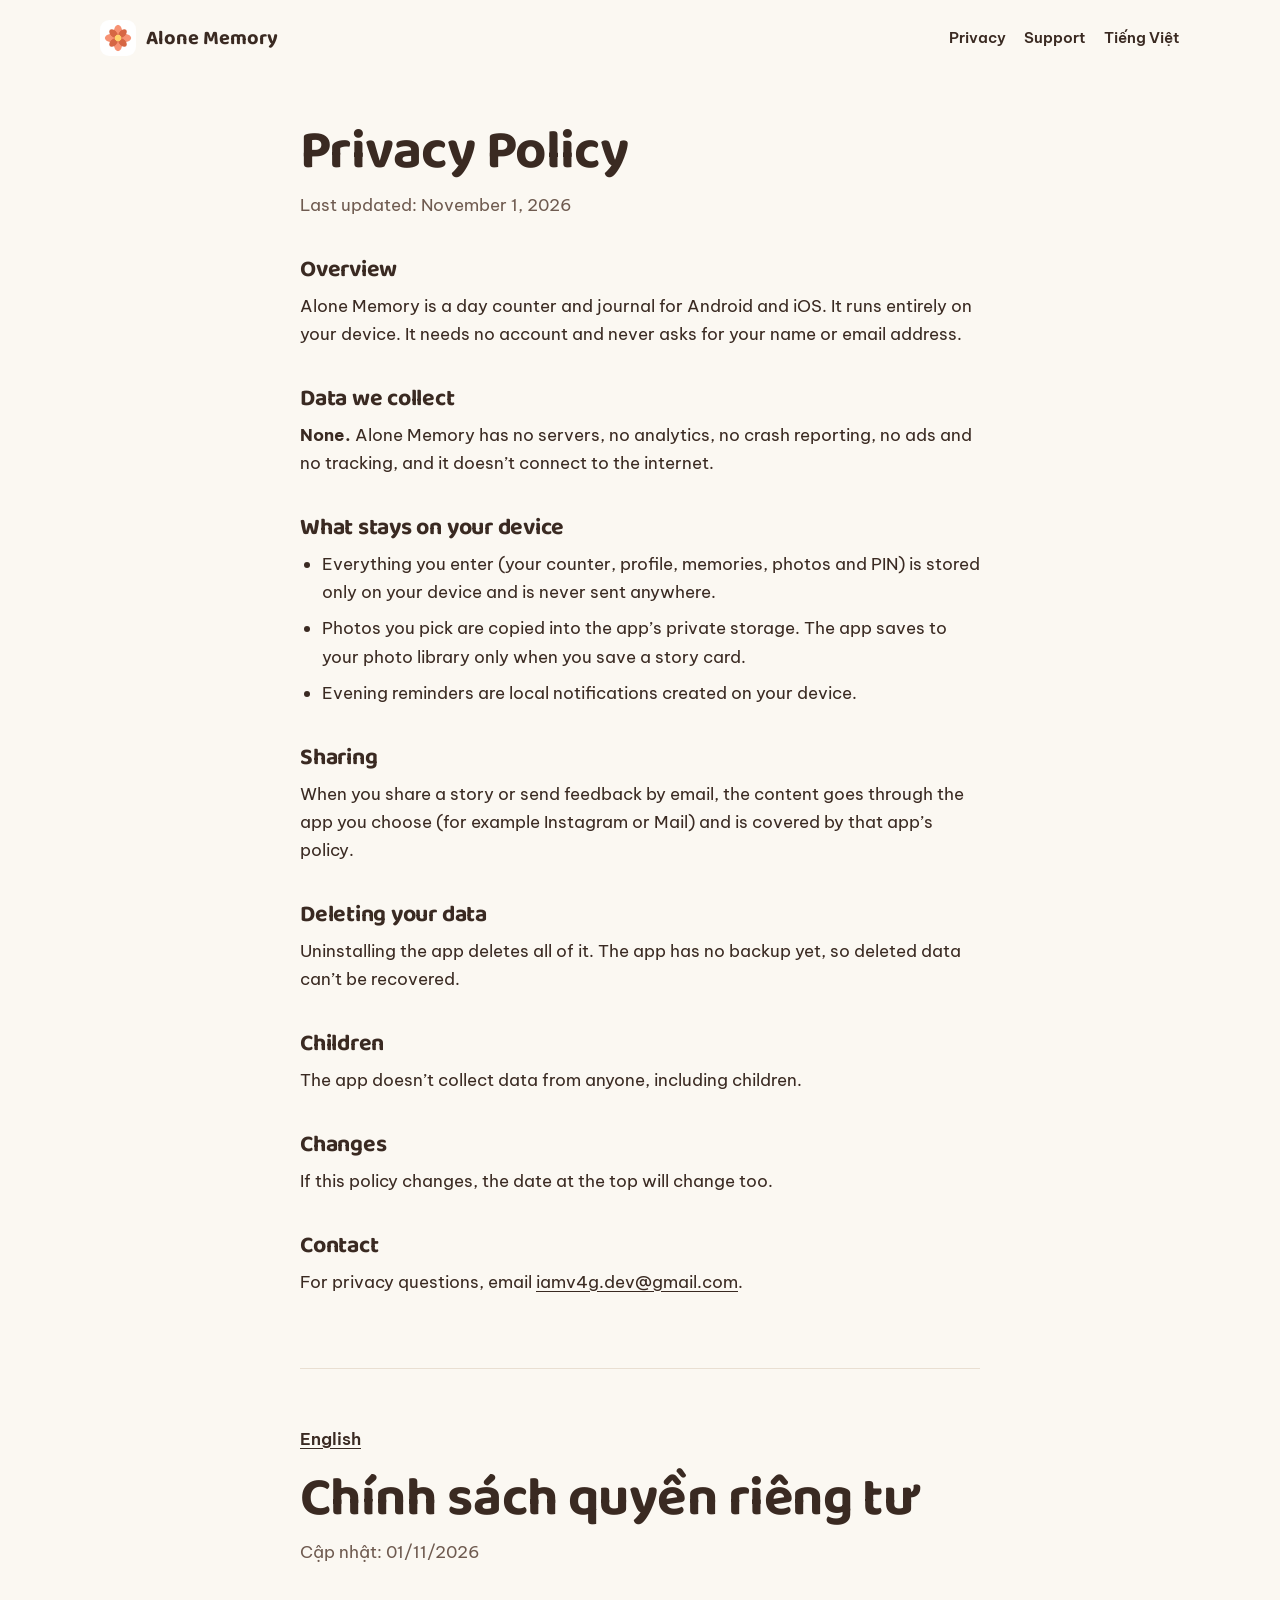
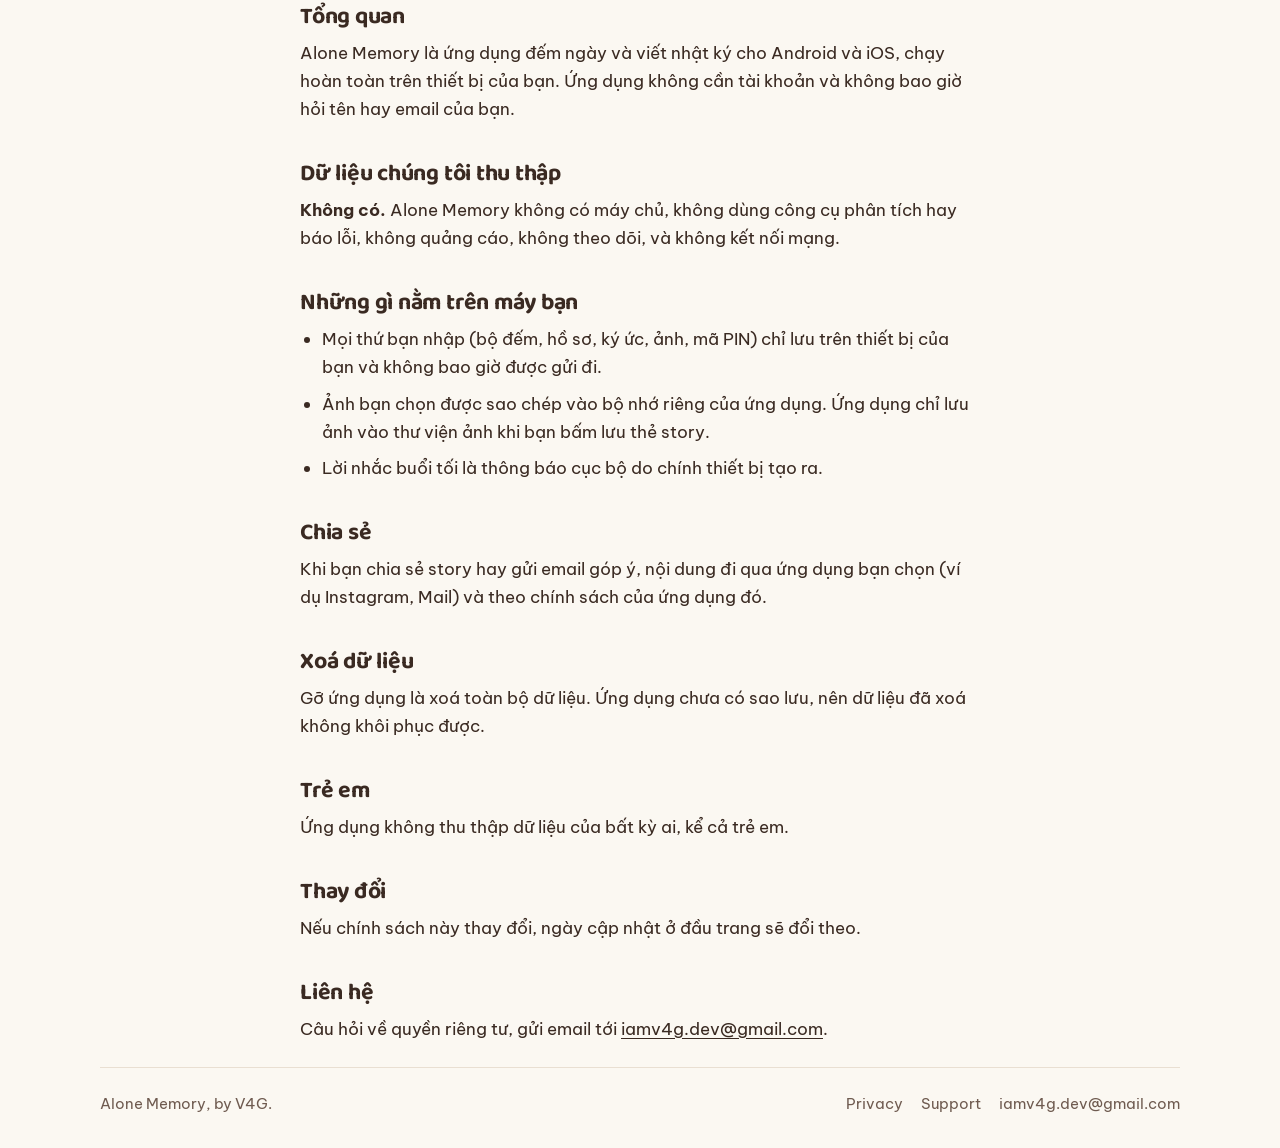
<file: privacy.html>
<!DOCTYPE html>
<html lang="en">
  <head>
    <meta charset="utf-8"/>
    <link href="/assets/icon.png" rel="icon"/>
    <link href="https://fonts.googleapis.com" rel="preconnect"/>
    <link crossorigin href="https://fonts.gstatic.com" rel="preconnect"/>
    <link href="https://fonts.googleapis.com/css2?family=Baloo+2:wght@600;700&amp;family=Be+Vietnam+Pro:wght@400;600&amp;display=swap" rel="stylesheet"/>
    <link href="/assets/site.css" rel="stylesheet"/>
    <!--$-->
    <meta name="viewport" content="width=device-width, initial-scale=1.0"/>
    <title>Privacy Policy · Alone Memory</title>
    <meta name="description" content="Alone Memory collects no data. Everything stays on your device."/>
    <meta property="og:title" content="Privacy Policy · Alone Memory"/>
    <meta property="og:description" content="Alone Memory collects no data. Everything stays on your device."/>
    <meta property="og:image" content="https://alonememory.v4g.space/assets/feature-en.jpg"/>
    <meta name="apple-itunes-app" content="app-id=6829212079"/>
    <!--/-->
    <script src="/main.client.dart.js" defer></script>
  </head>
  <body>
    <header class="wrap top">
      <a class="brand" href="/"><img alt src="/assets/icon.png"/><span>Alone Memory</span></a>
      <nav aria-label="Links">
        <a href="/privacy.html">Privacy</a>
        <a href="/support.html">Support</a>
        <a lang="vi" href="/privacy.html#vi">Tiếng Việt</a>
      </nav>
    </header>
    <main>
      <article id="en" class="wrap doc" lang="en">
        <h1>Privacy Policy</h1>
        <p class="updated">Last updated: November 1, 2026</p>
        <h2>Overview</h2>
        <p>
          Alone Memory is a day counter and journal for Android and iOS. It runs entirely on your device. It needs no account and never asks for your name or email address.
        </p>
        <h2>Data we collect</h2>
        <p>
          <strong>None.</strong> Alone Memory has no servers, no analytics, no crash reporting, no ads and no tracking, and it doesn’t connect to the internet.
        </p>
        <h2>What stays on your device</h2>
        <ul>
          <li>
            Everything you enter (your counter, profile, memories, photos and PIN) is stored only on your device and is never sent anywhere.
          </li>
          <li>
            Photos you pick are copied into the app’s private storage. The app saves to your photo library only when you save a story card.
          </li>
          <li>Evening reminders are local notifications created on your device.</li>
        </ul>
        <h2>Sharing</h2>
        <p>
          When you share a story or send feedback by email, the content goes through the app you choose (for example Instagram or Mail) and is covered by that app’s policy.
        </p>
        <h2>Deleting your data</h2>
        <p>
          Uninstalling the app deletes all of it. The app has no backup yet, so deleted data can’t be recovered.
        </p>
        <h2>Children</h2>
        <p>The app doesn’t collect data from anyone, including children.</p>
        <h2>Changes</h2>
        <p>If this policy changes, the date at the top will change too.</p>
        <h2>Contact</h2>
        <p>For privacy questions, email <a href="mailto:iamv4g.dev@gmail.com">iamv4g.dev@gmail.com</a>.</p>
      </article>
      <article id="vi" class="wrap doc" lang="vi">
        <p class="switch"><a lang="en" href="/privacy.html#en">English</a></p>
        <h1>Chính sách quyền riêng tư</h1>
        <p class="updated">Cập nhật: 01/11/2026</p>
        <h2>Tổng quan</h2>
        <p>
          Alone Memory là ứng dụng đếm ngày và viết nhật ký cho Android và iOS, chạy hoàn toàn trên thiết bị của bạn. Ứng dụng không cần tài khoản và không bao giờ hỏi tên hay email của bạn.
        </p>
        <h2>Dữ liệu chúng tôi thu thập</h2>
        <p>
          <strong>Không có.</strong> Alone Memory không có máy chủ, không dùng công cụ phân tích hay báo lỗi, không quảng cáo, không theo dõi, và không kết nối mạng.
        </p>
        <h2>Những gì nằm trên máy bạn</h2>
        <ul>
          <li>
            Mọi thứ bạn nhập (bộ đếm, hồ sơ, ký ức, ảnh, mã PIN) chỉ lưu trên thiết bị của bạn và không bao giờ được gửi đi.
          </li>
          <li>
            Ảnh bạn chọn được sao chép vào bộ nhớ riêng của ứng dụng. Ứng dụng chỉ lưu ảnh vào thư viện ảnh khi bạn bấm lưu thẻ story.
          </li>
          <li>Lời nhắc buổi tối là thông báo cục bộ do chính thiết bị tạo ra.</li>
        </ul>
        <h2>Chia sẻ</h2>
        <p>
          Khi bạn chia sẻ story hay gửi email góp ý, nội dung đi qua ứng dụng bạn chọn (ví dụ Instagram, Mail) và theo chính sách của ứng dụng đó.
        </p>
        <h2>Xoá dữ liệu</h2>
        <p>
          Gỡ ứng dụng là xoá toàn bộ dữ liệu. Ứng dụng chưa có sao lưu, nên dữ liệu đã xoá không khôi phục được.
        </p>
        <h2>Trẻ em</h2>
        <p>Ứng dụng không thu thập dữ liệu của bất kỳ ai, kể cả trẻ em.</p>
        <h2>Thay đổi</h2>
        <p>Nếu chính sách này thay đổi, ngày cập nhật ở đầu trang sẽ đổi theo.</p>
        <h2>Liên hệ</h2>
        <p>
          Câu hỏi về quyền riêng tư, gửi email tới <a href="mailto:iamv4g.dev@gmail.com">iamv4g.dev@gmail.com</a>.
        </p>
      </article>
    </main>
    <footer class="wrap foot">
      <span>Alone Memory, by V4G.</span>
      <nav>
        <a href="/privacy.html">Privacy</a>
        <a href="/support.html">Support</a>
        <a href="mailto:iamv4g.dev@gmail.com">iamv4g.dev@gmail.com</a>
      </nav>
    </footer>
  </body>
</html>
</file>
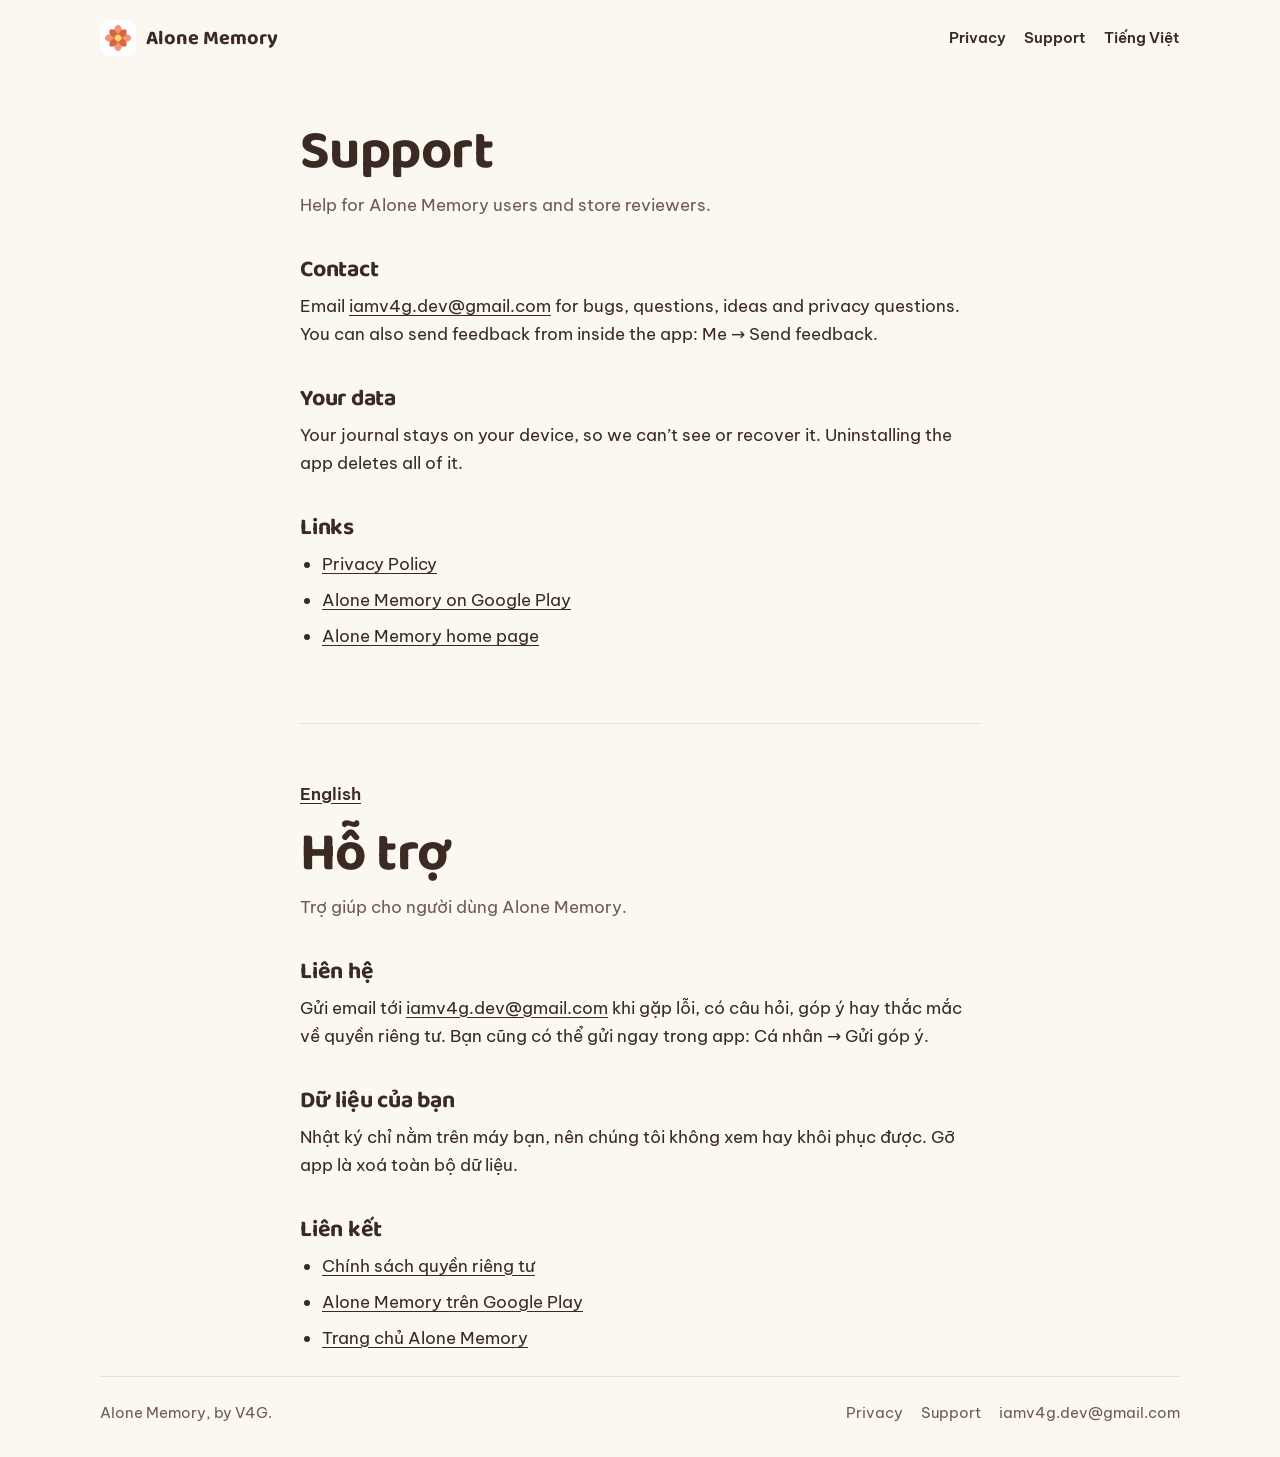
<file: support.html>
<!DOCTYPE html>
<html lang="en">
  <head>
    <meta charset="utf-8"/>
    <link href="/assets/icon.png" rel="icon"/>
    <link href="https://fonts.googleapis.com" rel="preconnect"/>
    <link crossorigin href="https://fonts.gstatic.com" rel="preconnect"/>
    <link href="https://fonts.googleapis.com/css2?family=Baloo+2:wght@600;700&amp;family=Be+Vietnam+Pro:wght@400;600&amp;display=swap" rel="stylesheet"/>
    <link href="/assets/site.css" rel="stylesheet"/>
    <!--$-->
    <meta name="viewport" content="width=device-width, initial-scale=1.0"/>
    <title>Support · Alone Memory</title>
    <meta name="description" content="Help and contact for Alone Memory."/>
    <meta property="og:title" content="Support · Alone Memory"/>
    <meta property="og:description" content="Help and contact for Alone Memory."/>
    <meta property="og:image" content="https://alonememory.v4g.space/assets/feature-en.jpg"/>
    <meta name="apple-itunes-app" content="app-id=6829212079"/>
    <!--/-->
    <script src="/main.client.dart.js" defer></script>
  </head>
  <body>
    <header class="wrap top">
      <a class="brand" href="/"><img alt src="/assets/icon.png"/><span>Alone Memory</span></a>
      <nav aria-label="Links">
        <a href="/privacy.html">Privacy</a>
        <a href="/support.html">Support</a>
        <a lang="vi" href="/support.html#vi">Tiếng Việt</a>
      </nav>
    </header>
    <main>
      <article id="en" class="wrap doc" lang="en">
        <h1>Support</h1>
        <p class="updated">Help for Alone Memory users and store reviewers.</p>
        <h2>Contact</h2>
        <p>
          Email <a href="mailto:iamv4g.dev@gmail.com">iamv4g.dev@gmail.com</a> for bugs, questions, ideas and privacy questions. You can also send feedback from inside the app: Me → Send feedback.
        </p>
        <h2>Your data</h2>
        <p>
          Your journal stays on your device, so we can’t see or recover it. Uninstalling the app deletes all of it.
        </p>
        <h2>Links</h2>
        <ul>
          <li><a href="/privacy.html">Privacy Policy</a></li>
          <li>
            <a href="https://play.google.com/store/apps/details?id=com.pvv.beenalonememory">Alone Memory on Google Play</a>
          </li>
          <li><a href="/">Alone Memory home page</a></li>
        </ul>
      </article>
      <article id="vi" class="wrap doc" lang="vi">
        <p class="switch"><a lang="en" href="/support.html#en">English</a></p>
        <h1>Hỗ trợ</h1>
        <p class="updated">Trợ giúp cho người dùng Alone Memory.</p>
        <h2>Liên hệ</h2>
        <p>
          Gửi email tới <a href="mailto:iamv4g.dev@gmail.com">iamv4g.dev@gmail.com</a> khi gặp lỗi, có câu hỏi, góp ý hay thắc mắc về quyền riêng tư. Bạn cũng có thể gửi ngay trong app: Cá nhân → Gửi góp ý.
        </p>
        <h2>Dữ liệu của bạn</h2>
        <p>
          Nhật ký chỉ nằm trên máy bạn, nên chúng tôi không xem hay khôi phục được. Gỡ app là xoá toàn bộ dữ liệu.
        </p>
        <h2>Liên kết</h2>
        <ul>
          <li><a href="/privacy.html#vi">Chính sách quyền riêng tư</a></li>
          <li>
            <a href="https://play.google.com/store/apps/details?id=com.pvv.beenalonememory&amp;hl=vi">Alone Memory trên Google Play</a>
          </li>
          <li><a href="/vi/">Trang chủ Alone Memory</a></li>
        </ul>
      </article>
    </main>
    <footer class="wrap foot">
      <span>Alone Memory, by V4G.</span>
      <nav>
        <a href="/privacy.html">Privacy</a>
        <a href="/support.html">Support</a>
        <a href="mailto:iamv4g.dev@gmail.com">iamv4g.dev@gmail.com</a>
      </nav>
    </footer>
  </body>
</html>
</file>
<file: assets/site.css>
:root {
  color-scheme: light;
  --paper: #fbf8f2;
  --dot: #d8cfc2;
  --ink: #3a2a22;
  --soft: #6f5b50;
  --peach: #fde4d9;
  --petal: #c4563a;
  --line: #e9dfd2;
  --calm: #0e794c;
  --happy: #9d5900;
  --grateful: #8d1c5f;
  --homesick: #932412;
  --tired: #754ac2;
  --sad: #035b9e;
  --display: "Baloo 2", "Be Vietnam Pro", sans-serif;
  --text: "Be Vietnam Pro", system-ui, -apple-system, sans-serif;
}

* {
  box-sizing: border-box;
}

html {
  background: var(--paper);
}

body {
  margin: 0;
  min-width: 320px;
  overflow-x: hidden;
  background: var(--paper);
  color: var(--ink);
  font-family: var(--text);
  font-size: 1.0625rem;
  line-height: 1.65;
}

a {
  color: inherit;
  text-underline-offset: 3px;
}

a:focus-visible,
button:focus-visible {
  outline: 3px solid var(--petal);
  outline-offset: 3px;
  border-radius: 6px;
}

img {
  display: block;
  max-width: 100%;
}

h1,
h2,
h3,
p {
  margin: 0;
}

h1,
h2 {
  font-family: var(--display);
  font-weight: 700;
  letter-spacing: -0.01em;
}

.wrap {
  width: min(1080px, calc(100% - 32px));
  margin: 0 auto;
}

/* Top bar */

.top {
  display: flex;
  align-items: center;
  justify-content: space-between;
  gap: 16px;
  padding: 20px 0;
}

.brand {
  display: inline-flex;
  align-items: center;
  gap: 10px;
  font-family: var(--display);
  font-size: 1.25rem;
  font-weight: 700;
  text-decoration: none;
}

.brand img {
  width: 36px;
  height: 36px;
  border-radius: 9px;
}

.top nav {
  display: flex;
  gap: 18px;
  font-size: 0.95rem;
  font-weight: 600;
}

.top nav a {
  text-decoration: none;
}

.top nav a:hover {
  color: var(--petal);
}

/* Hero */

.hero {
  padding: 40px 0 0;
}

.hero h1 {
  max-width: 11ch;
  font-size: clamp(2.9rem, 7.4vw, 5.6rem);
  line-height: 0.98;
}

.hero .lead {
  max-width: 34rem;
  margin-top: 22px;
  color: var(--soft);
  font-size: 1.2rem;
  line-height: 1.6;
}

.badges {
  display: flex;
  flex-wrap: wrap;
  align-items: center;
  gap: 12px;
  margin-top: 30px;
}

.badge {
  display: inline-flex;
  border-radius: 8px;
}

/* Both badges at one height. Apple's is a vector badge with its own grey
   rim; Google's is only its logo and words, set in a frame drawn to match
   Apple's rim and corners so the two look like a pair. */
.badge img {
  height: 48px;
  width: auto;
}

.badge.play {
  height: 48px;
  padding: 7.3px 10px 6.1px 11px;
  border: 1px solid #a6a6a6;
  border-radius: 9.5px;
  background: #040707;
}

/* The Vietnamese words carry accents, so the mark starts higher. */
.badge.play-vi {
  padding-top: 5px;
  padding-bottom: 6px;
}

.badge.play img {
  height: 100%;
}

/* The garden: one dot per day, a sprite where a memory was planted. */

.garden {
  --cell: 44px;
  display: grid;
  grid-template-columns: repeat(auto-fill, var(--cell));
  grid-auto-rows: var(--cell);
  justify-content: space-between;
  margin-top: 56px;
  padding-top: 18px;
}

.day {
  position: relative;
}

.day::after {
  content: "";
  position: absolute;
  left: 50%;
  top: 66%;
  width: 4px;
  height: 4px;
  margin: -2px 0 0 -2px;
  border-radius: 50%;
  background: var(--dot);
}

/* A sprite's box is 36 by 30 units around a 24-unit cell, its root at
   (18, 28): drawn at 1.8 cells wide so neighbours overlap a little. */
.day svg {
  position: absolute;
  left: -40%;
  bottom: calc(34% - var(--cell) * 0.1);
  z-index: 1;
  width: 180%;
  height: 150%;
  overflow: visible;
  transform-origin: 50% 93%;
}

.day.today::after {
  width: 8px;
  height: 8px;
  margin: -4px 0 0 -4px;
  background: var(--petal);
}

.garden-note {
  margin-top: 14px;
  color: var(--soft);
  font-size: 0.92rem;
}

@media (prefers-reduced-motion: no-preference) {
  .garden.planting .day svg {
    animation: plant 520ms cubic-bezier(0.3, 1.5, 0.5, 1) both;
    animation-delay: var(--delay);
  }
}

@keyframes plant {
  from {
    transform: scale(0);
  }

  to {
    transform: scale(1);
  }
}

/* Sections */

.section {
  padding: 112px 0 0;
}

.section h2 {
  max-width: 22ch;
  font-size: clamp(2rem, 4.4vw, 3.1rem);
  line-height: 1.05;
}

.section .intro {
  max-width: 36rem;
  margin-top: 16px;
  color: var(--soft);
}

/* One memory, one sprite */

.plant {
  display: grid;
  grid-template-columns: minmax(0, 1fr) minmax(0, 1fr);
  align-items: center;
  gap: 48px;
  margin-top: 44px;
}

.memory {
  padding: 26px 28px 28px;
  border-radius: 24px;
  background: #fff;
  box-shadow: 0 1px 0 var(--line), 0 24px 48px -28px rgba(58, 42, 34, 0.35);
}

.memory .when {
  color: var(--soft);
  font-size: 0.88rem;
}

.memory h3 {
  margin: 6px 0 10px;
  font-family: var(--display);
  font-size: 1.5rem;
  line-height: 1.2;
}

.memory p {
  color: var(--soft);
}

.moods {
  display: flex;
  flex-wrap: wrap;
  gap: 8px;
  margin-top: 22px;
  padding: 0;
  border: 0;
}

.moods legend {
  margin-bottom: 10px;
  font-size: 0.88rem;
  font-weight: 600;
}

.mood {
  display: inline-flex;
  align-items: center;
  gap: 8px;
  min-height: 40px;
  padding: 0 14px;
  border: 1px solid var(--line);
  border-radius: 999px;
  background: var(--paper);
  color: var(--ink);
  font: 600 0.92rem var(--text);
  cursor: pointer;
}

.mood::before {
  content: "";
  width: 9px;
  height: 9px;
  border-radius: 50%;
  background: var(--c);
}

.mood[aria-pressed="true"] {
  border-color: var(--c);
  background: color-mix(in srgb, var(--c) 12%, #fff);
}

.grown {
  position: relative;
  display: grid;
  place-items: center;
  aspect-ratio: 1;
  max-width: 380px;
  width: 100%;
  margin: 0 auto;
  border-radius: 50%;
  background: var(--peach);
}

.grown svg {
  width: 84%;
  aspect-ratio: 36 / 30;
  height: auto;
  margin-top: -14%;
  color: var(--c, var(--calm));
  transition: color 300ms ease;
}

.grown::after {
  content: "";
  position: absolute;
  left: 50%;
  top: 77%;
  width: 10px;
  height: 10px;
  margin-left: -5px;
  border-radius: 50%;
  background: var(--dot);
}

.facts {
  display: grid;
  grid-template-columns: repeat(3, minmax(0, 1fr));
  gap: 32px;
  margin: 56px 0 0;
  padding: 28px 0 0;
  border-top: 1px solid var(--line);
  list-style: none;
}

.facts strong {
  display: block;
  margin-bottom: 4px;
  font-family: var(--display);
  font-size: 1.2rem;
  font-weight: 700;
}

.facts span {
  color: var(--soft);
  font-size: 0.98rem;
}

/* Screens */

.shots {
  display: grid;
  grid-template-columns: repeat(4, minmax(0, 1fr));
  gap: 16px;
  margin-top: 40px;
}

.shots img {
  width: 100%;
  border-radius: 18px;
}

/* Privacy */

.private {
  display: grid;
  grid-template-columns: minmax(0, 1.1fr) minmax(0, 1fr);
  align-items: end;
  gap: 48px;
}

.private ul {
  margin: 0;
  padding: 0;
  list-style: none;
  font-family: var(--display);
  font-size: 1.35rem;
  font-weight: 600;
  line-height: 1.3;
}

.private li {
  padding: 12px 0;
  border-bottom: 1px solid var(--line);
}

.private li:last-child {
  border-bottom: 0;
}

.private .more {
  display: inline-block;
  margin-top: 20px;
  font-weight: 600;
}

/* Closing */

.closing {
  padding: 120px 0 96px;
  text-align: center;
}

.closing img.icon {
  width: 76px;
  height: 76px;
  margin: 0 auto 22px;
  border-radius: 18px;
}

.closing h2 {
  font-size: clamp(2.2rem, 5vw, 3.4rem);
  line-height: 1.05;
}

.closing p {
  margin-top: 12px;
  color: var(--soft);
}

.closing .badges {
  justify-content: center;
}

.foot {
  display: flex;
  justify-content: space-between;
  gap: 16px;
  padding: 24px 0 32px;
  border-top: 1px solid var(--line);
  color: var(--soft);
  font-size: 0.92rem;
}

.foot nav {
  display: flex;
  gap: 18px;
}

.foot a {
  text-decoration: none;
}

/* Policy and support pages */

.doc {
  max-width: 680px;
  padding: 48px 0 24px;
}

.doc h1 {
  font-size: clamp(2.4rem, 6vw, 3.4rem);
  line-height: 1.05;
}

.doc .updated {
  margin-top: 10px;
  color: var(--soft);
}

.doc h2 {
  margin: 36px 0 8px;
  font-size: 1.45rem;
  line-height: 1.25;
}

.doc p + p {
  margin-top: 12px;
}

.doc ul {
  margin: 8px 0 0;
  padding-left: 22px;
}

.doc li + li {
  margin-top: 8px;
}

.doc .switch {
  margin-bottom: 18px;
  font-weight: 600;
}

.doc + .doc {
  margin-top: 48px;
  padding-top: 56px;
  border-top: 1px solid var(--line);
}

@media (max-width: 820px) {
  .plant,
  .private {
    grid-template-columns: 1fr;
  }

  .grown {
    max-width: 280px;
    order: -1;
  }

  .facts {
    grid-template-columns: 1fr;
    gap: 18px;
  }

  .shots {
    grid-template-columns: repeat(4, 72%);
    overflow-x: auto;
    scroll-snap-type: x mandatory;
    padding-bottom: 8px;
  }

  .shots img {
    scroll-snap-align: start;
  }

  .section {
    padding-top: 88px;
  }
}

@media (max-width: 560px) {
  .top nav {
    gap: 12px;
    font-size: 0.88rem;
  }

  .top .brand span {
    display: none;
  }

  .garden {
    --cell: 34px;
  }

  .memory {
    padding: 22px;
  }

  .foot {
    flex-direction: column;
  }
}
</file>
